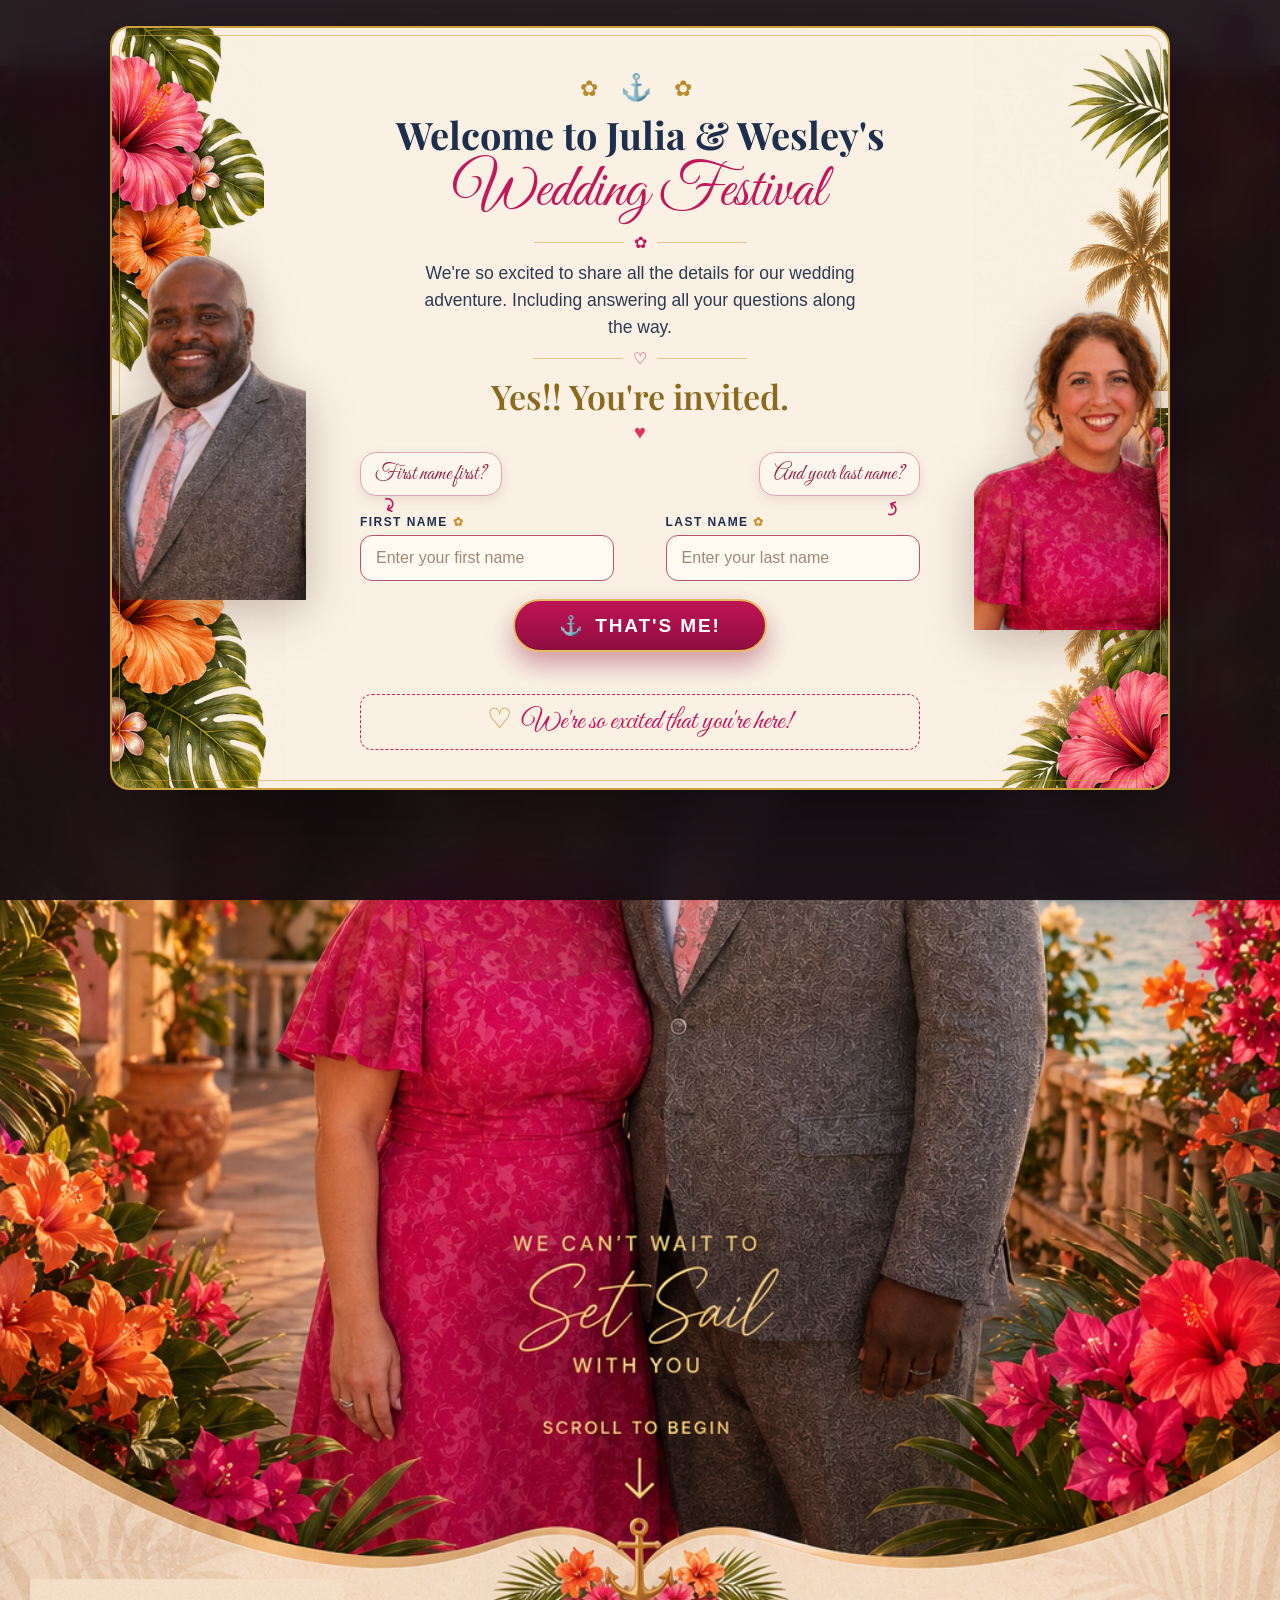
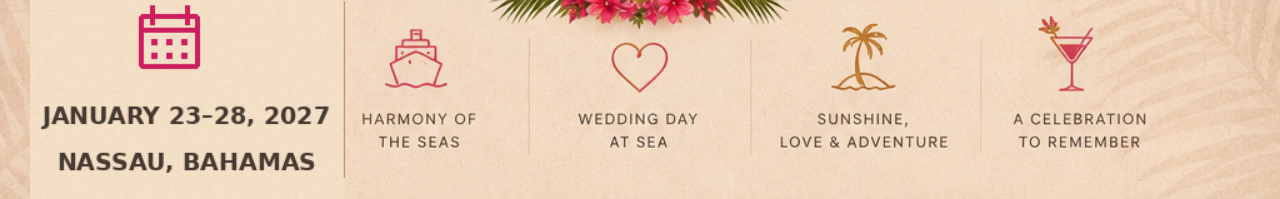
<file: index.html>
<!doctype html><html lang="en"><head><meta charset="utf-8"><meta name="viewport" content="width=device-width,initial-scale=1"><title>Julia & Wesley</title>
<link rel="preconnect" href="https://fonts.googleapis.com"><link rel="preconnect" href="https://fonts.gstatic.com" crossorigin>
<link href="https://fonts.googleapis.com/css2?family=Great+Vibes&family=Playfair+Display:ital,wght@0,600;0,700;1,600&display=swap" rel="stylesheet">
<link rel="stylesheet" href="css/site.css?v=53"></head><body>

<section class="gate3" id="welcome-gate" aria-labelledby="welcome-title">
  <div class="gate3-card">
    <img class="g3fl g3fl-tl" src="assets/florals/tl.png" alt="">
    <img class="g3fl g3fl-tr" src="assets/florals/tr.png" alt="">
    <img class="g3fl g3fl-bl" src="assets/florals/bl.png" alt="">
    <img class="g3fl g3fl-br" src="assets/florals/br.png" alt="">
    <div class="gate3-content">
      <div class="g3-ornament">✿ <span class="anch">⚓</span> ✿</div>
      <h1 id="welcome-title">Welcome to Julia &amp; Wesley's<span class="script">Wedding Festival</span></h1>
      <div class="g3-div">✿</div>
      <p class="g3-copy">We're so excited to share all the details for our wedding adventure. Including answering all your questions along the way.</p>
      <div class="g3-div">♡</div>
      <p class="g3-invited">Yes!! You're invited.</p>
      <div class="g3-heart">♥</div>
      <div class="g3-photos">
        <img class="g3-photo g3-wes" src="assets/portraits/wesley-cutout.png" alt="Wesley">
        <img class="g3-photo g3-jul" src="assets/portraits/julia-cutout.png" alt="Julia">
      </div>
      <form id="welcome-form" novalidate>
        <div class="g3-fields">
          <div class="g3-field">
            <div class="g3-bubble g3-bubble-l">First name first?</div>
            <label for="first-name">FIRST NAME <span class="fl">✿</span></label>
            <input id="first-name" name="firstName" autocomplete="given-name" placeholder="Enter your first name" required>
          </div>
          <div class="g3-field">
            <div class="g3-bubble g3-bubble-r">And your last name?</div>
            <label for="last-name">LAST NAME <span class="fl">✿</span></label>
            <input id="last-name" name="lastName" autocomplete="family-name" placeholder="Enter your last name" required>
          </div>
        </div>
        <button class="g3-btn" type="submit"><span class="anch" aria-hidden="true">⚓</span> THAT'S ME!</button>
      </form>
      <p class="welcome-error" id="welcome-error" aria-live="polite"></p>
      <div class="g3-footer"><span class="gh">♡</span>We're so excited that you're here!</div>
    </div>
  </div>
</section>

<nav class="site-nav" aria-label="Primary navigation">
  <a class="sn-logo" href="index.html?skip=1"><span class="word">HARRISONS</span><span class="script">Set Sail</span><span class="anch">⚓</span></a>
  <div class="sn-links"><a href="index.html?skip=1" aria-current="page">Home</a><a href="our-story.html">Our Story</a><a href="adventure.html">The Adventure</a><a href="explore.html">Explore</a><a href="travel.html">Travel</a><a href="faq.html">FAQ</a><a href="rsvp.html">RSVP</a></div>
  <a class="sn-badge" href="index.html?skip=1" aria-label="Home">⚓</a>
</nav>
<main class="page-shell landing-shell"><img class="approved-page" src="assets/approved/landing-page-v2.png" alt="Julia and Wesley wedding invitation landing page">
</main>

<script src="js/forms.js"></script>
<script>
(function () {
  try {
    var g = new URLSearchParams(location.search).get('g');
    if (g && typeof trackWeddingEvent === 'function')
      trackWeddingEvent({ type: 'open', Event: 'Invitation link opened' });
  } catch (_) {}
})();
</script>
<script>
(function () {
  var gate = document.getElementById('welcome-gate');
  var err = document.getElementById('welcome-error');
  function dismiss() { gate.hidden = true; document.body.style.overflow = ''; window.scrollTo(0, 0); }
  document.body.style.overflow = 'hidden';
  try { if (new URLSearchParams(location.search).has('skip')) { dismiss(); return; } } catch (_) {}
  /* v51: returning guests who already told us their name skip the gate */
  try { if ((localStorage.getItem('weddingGuestName') || '').trim()) { dismiss(); return; } } catch (_) {}
  document.getElementById('welcome-form').addEventListener('submit', function (e) {
    e.preventDefault();
    var f = document.getElementById('first-name').value.trim();
    var l = document.getElementById('last-name').value.trim();
    if (!f || !l) { err.textContent = 'Please enter both your first and last name.'; return; }
    try { localStorage.setItem('weddingGuestName', f + ' ' + l); } catch (_) {}
    if (typeof trackWeddingEvent === 'function')
      trackWeddingEvent({ type: 'open', Event: 'Signed in on welcome screen', Name: f + ' ' + l });
    dismiss();
  });
})();
</script>
<noscript><style>.gate3{display:none}</style></noscript>
</body></html>
</file>
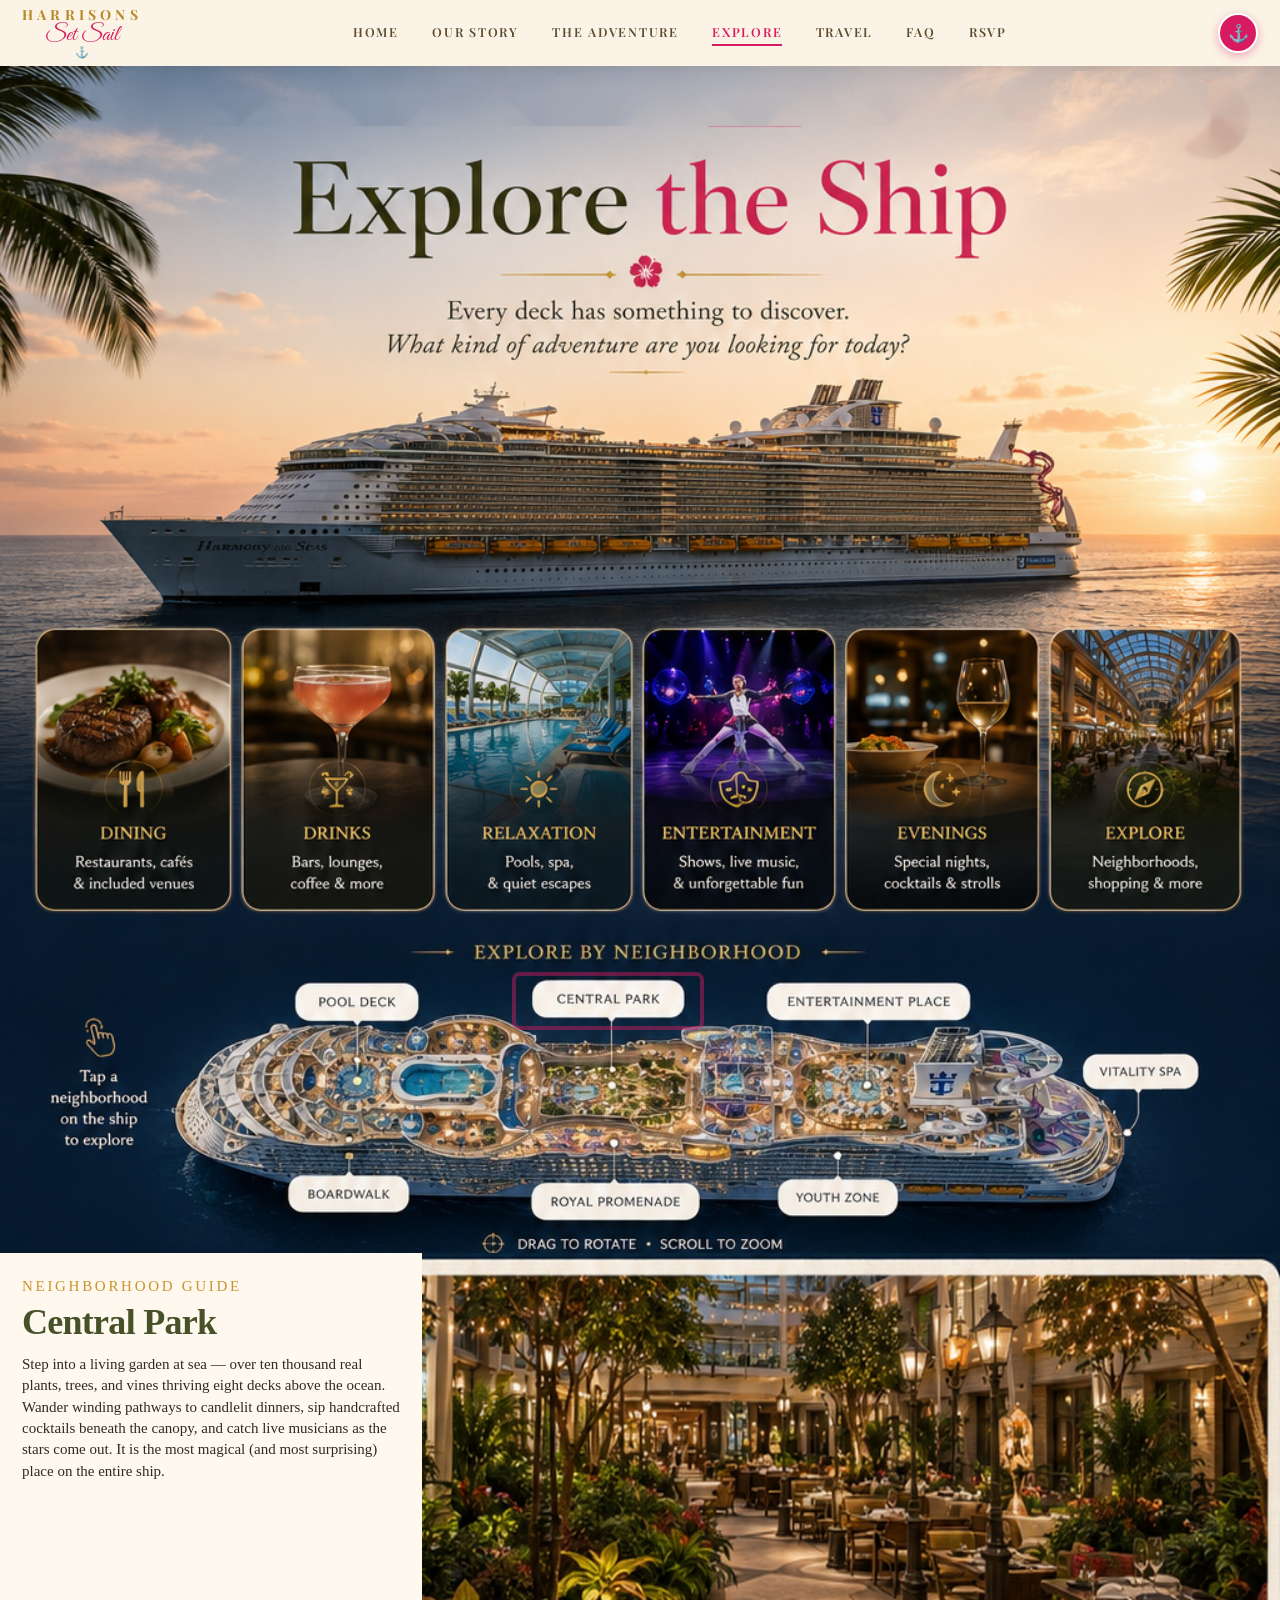
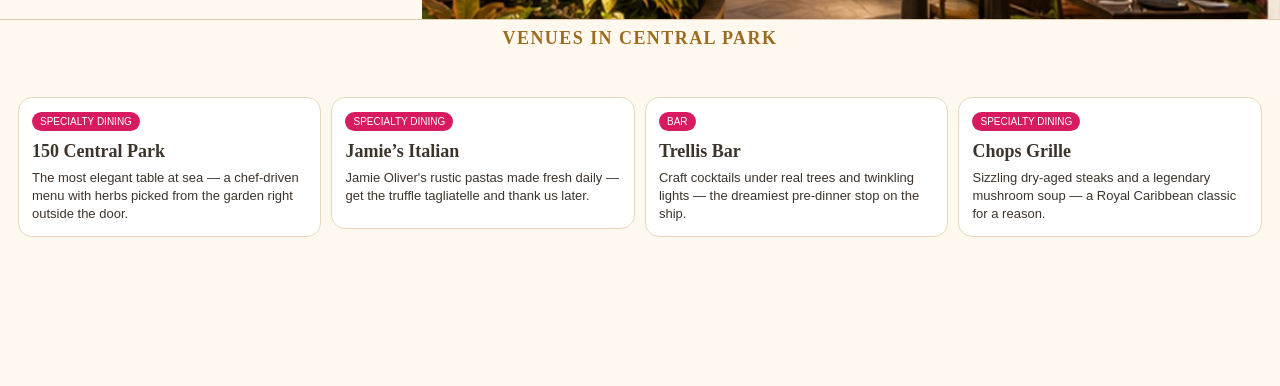
<file: explore.html>
<!doctype html><html lang="en"><head><meta charset="utf-8"><meta name="viewport" content="width=device-width,initial-scale=1"><title>Explore the Ship | Julia & Wesley</title><link rel="preconnect" href="https://fonts.googleapis.com"><link rel="preconnect" href="https://fonts.gstatic.com" crossorigin><link href="https://fonts.googleapis.com/css2?family=Great+Vibes&family=Playfair+Display:ital,wght@0,600;0,700;1,600&display=swap" rel="stylesheet"><link rel="stylesheet" href="css/site.css?v=53"></head><body>
<nav class="site-nav" aria-label="Primary navigation">
  <a class="sn-logo" href="index.html?skip=1"><span class="word">HARRISONS</span><span class="script">Set Sail</span><span class="anch">⚓</span></a>
  <div class="sn-links"><a href="index.html?skip=1">Home</a><a href="our-story.html">Our Story</a><a href="adventure.html">The Adventure</a><a href="explore.html" aria-current="page">Explore</a><a href="travel.html">Travel</a><a href="faq.html">FAQ</a><a href="rsvp.html">RSVP</a></div>
  <a class="sn-badge" href="index.html?skip=1" aria-label="Home">⚓</a>
</nav><main class="page-shell explore-shell"><div class="art-wrap"><img class="approved-page" src="assets/approved/explore-clean.png" alt="Explore the Ship approved design">


<a class="hotspot" aria-label="Dining on Harmony of the Seas (opens Royal Caribbean)" href="https://www.royalcaribbean.com/guides/best-restaurants-harmony-of-the-seas" target="_blank" rel="noopener" style="left:2.2%;top:29%;width:16%;height:15.4%"></a>
<a class="hotspot" aria-label="Drinks on Harmony of the Seas (opens Royal Caribbean)" href="https://www.royalcaribbean.com/cruise-ships/harmony-of-the-seas/things-to-do" target="_blank" rel="noopener" style="left:19.5%;top:29%;width:15%;height:15.4%"></a>
<a class="hotspot" aria-label="Relaxation and spa on Harmony of the Seas (opens Royal Caribbean)" href="https://www.royalcaribbean.com/cruise-ships/harmony-of-the-seas/things-to-do/vitality-at-sea-spa-and-fitness-center" target="_blank" rel="noopener" style="left:35.5%;top:29%;width:15%;height:15.4%"></a>
<a class="hotspot" aria-label="Entertainment on Harmony of the Seas (opens Royal Caribbean)" href="https://www.royalcaribbean.com/cruise-ships/harmony-of-the-seas/things-to-do" target="_blank" rel="noopener" style="left:51.5%;top:29%;width:15%;height:15.4%"></a>
<a class="hotspot" aria-label="Evenings on Harmony of the Seas (opens Royal Caribbean)" href="https://www.royalcaribbean.com/guides/top-things-to-do-on-harmony-of-the-seas" target="_blank" rel="noopener" style="left:67.5%;top:29%;width:15%;height:15.4%"></a>
<a class="hotspot" aria-label="Explore Harmony of the Seas (opens Royal Caribbean)" href="https://www.royalcaribbean.com/cruise-ships/harmony-of-the-seas" target="_blank" rel="noopener" style="left:83.5%;top:29%;width:14.8%;height:15.4%"></a>
<div class="ship-interactive" id="ship-interactive" aria-label="Drag the aerial ship view to rotate and use the mouse wheel to zoom"><img src="assets/approved/ship-map-crop.jpg" alt="Aerial deck map of Harmony of the Seas"></div>
<button class="hotspot neighborhood" data-neighborhood="pool" style="left:23%;top:47.2%;width:13%;height:3%" aria-label="Show Pool Deck"></button><button class="hotspot neighborhood" data-neighborhood="central" style="left:40%;top:47.2%;width:15%;height:3%" aria-label="Show Central Park"></button><button class="hotspot neighborhood" data-neighborhood="entertainment" style="left:58%;top:47.2%;width:19%;height:3%" aria-label="Show Entertainment Place"></button><button class="hotspot neighborhood" data-neighborhood="spa" style="left:83%;top:51%;width:13%;height:3%" aria-label="Show Vitality Spa"></button><button class="hotspot neighborhood" data-neighborhood="boardwalk" style="left:20%;top:56.9%;width:14%;height:3%" aria-label="Show Boardwalk"></button><button class="hotspot neighborhood" data-neighborhood="promenade" style="left:39%;top:57%;width:18%;height:3%" aria-label="Show Royal Promenade"></button><button class="hotspot neighborhood" data-neighborhood="youth" style="left:61%;top:57%;width:13%;height:3%" aria-label="Show Youth Zone"></button>
</div><section class="neighborhood-panel" id="neighborhood-panel" aria-live="polite"><div class="neighborhood-copy"><p class="eyebrow">Neighborhood guide</p><h2 id="n-title">Central Park</h2><p id="n-copy">A lush, open-air neighborhood in the heart of the ship. Stroll through gardens, enjoy al fresco dining, live music, and handcrafted cocktails.</p></div><img id="n-image" src="assets/neighborhoods/central-park.jpg" alt="Central Park on Harmony of the Seas"><div class="venue-heading" id="venue-heading">Venues in Central Park</div><div class="venue-cards" id="venue-cards"></div></section>
</main><script src="js/explore.js"></script></body></html>
</file>
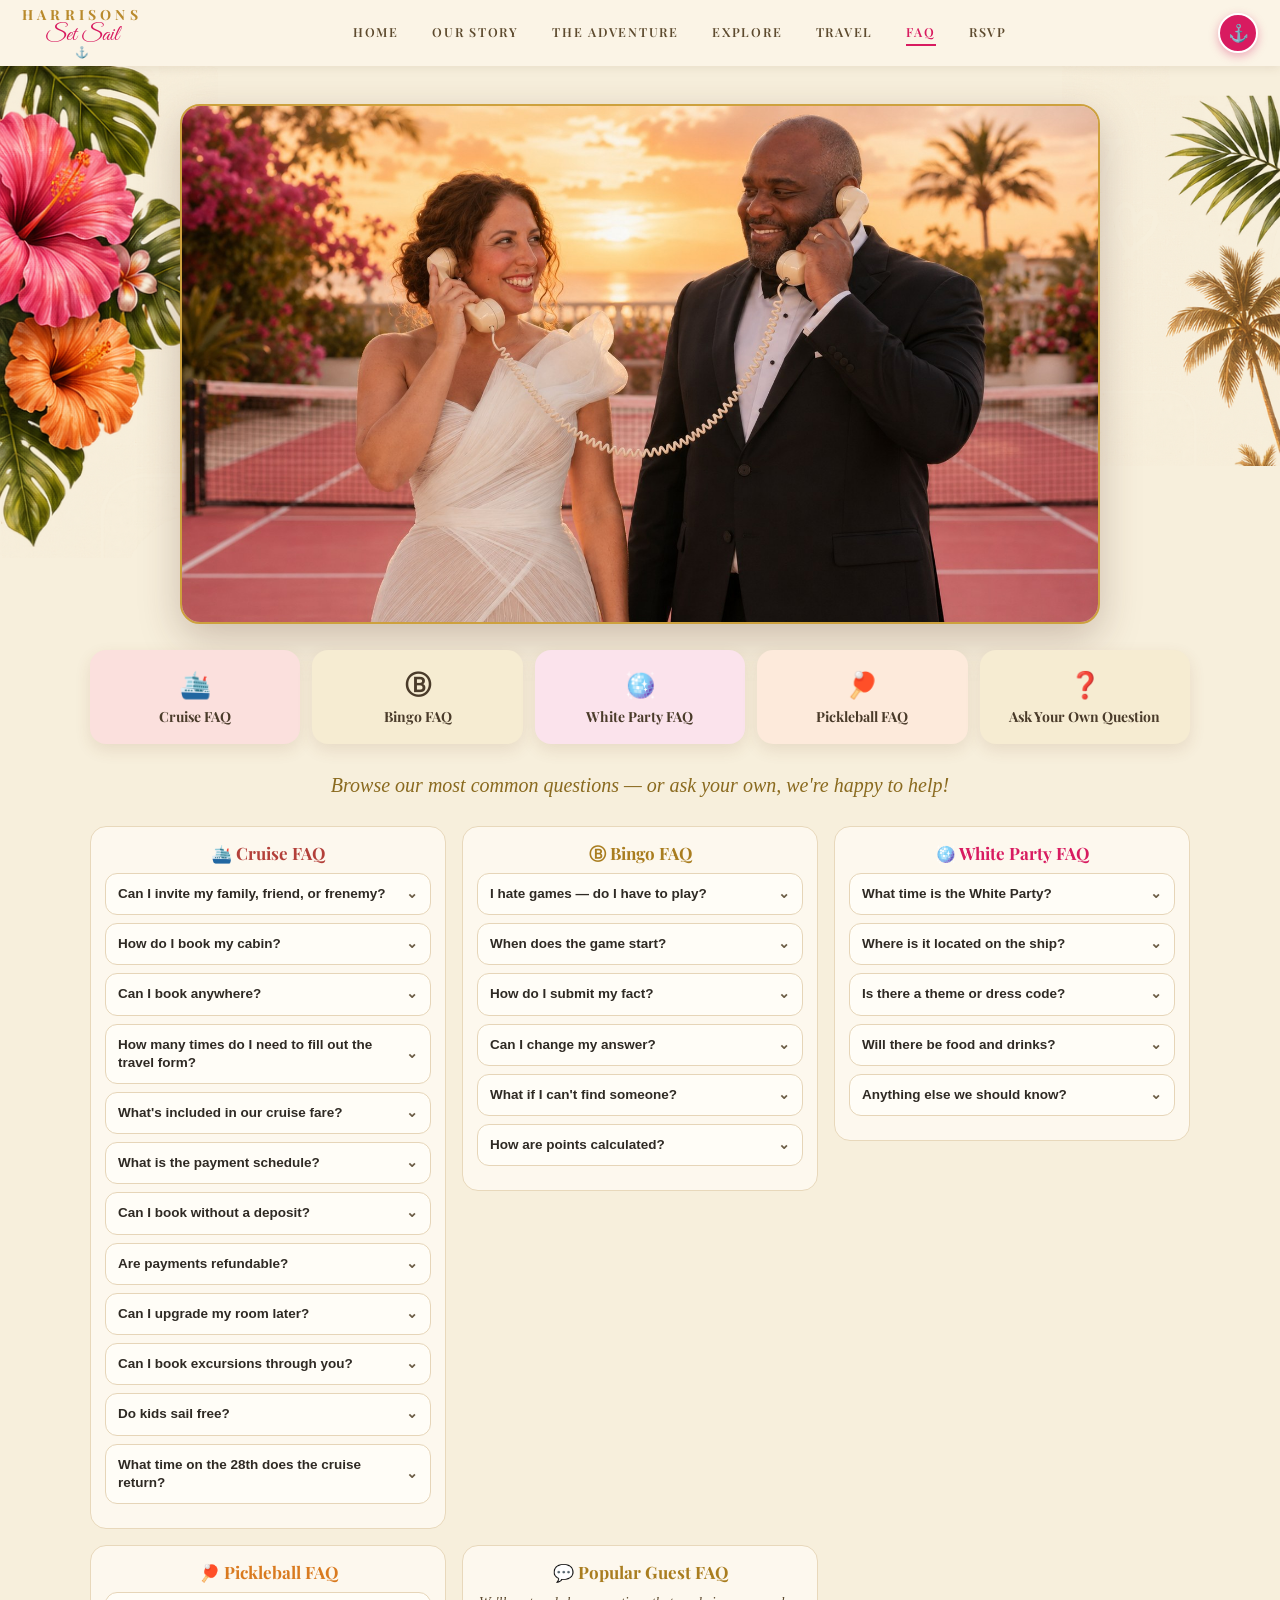
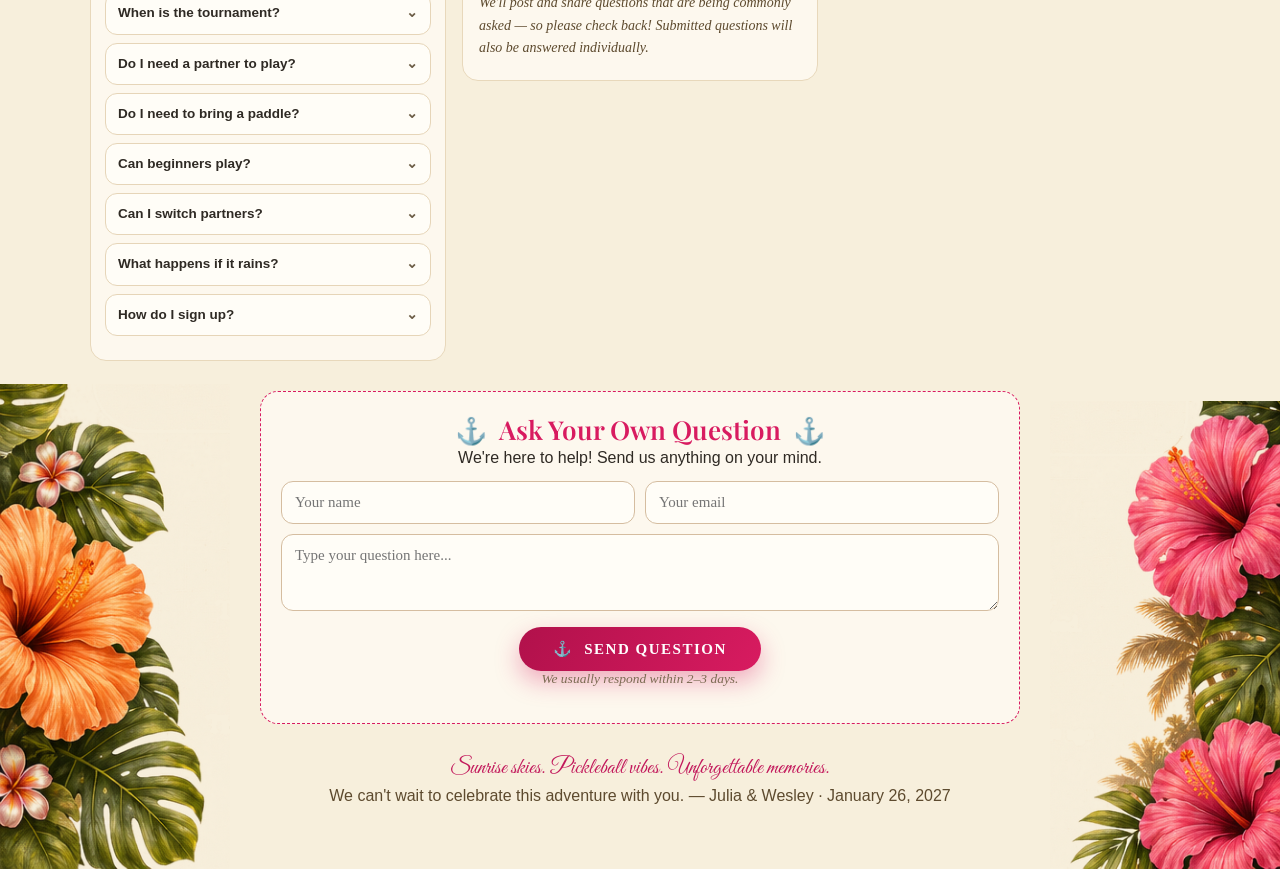
<file: faq.html>
<!doctype html><html lang="en"><head><meta charset="utf-8"><meta name="viewport" content="width=device-width,initial-scale=1"><title>FAQ | Julia & Wesley</title>
<link rel="preconnect" href="https://fonts.googleapis.com"><link rel="preconnect" href="https://fonts.gstatic.com" crossorigin><link href="https://fonts.googleapis.com/css2?family=Great+Vibes&family=Playfair+Display:ital,wght@0,600;0,700;1,600&display=swap" rel="stylesheet"><link rel="stylesheet" href="css/site.css?v=53">
</head><body class="faq-body">
<nav class="site-nav" aria-label="Primary navigation">
  <a class="sn-logo" href="index.html?skip=1"><span class="word">HARRISONS</span><span class="script">Set Sail</span><span class="anch">⚓</span></a>
  <div class="sn-links"><a href="index.html?skip=1">Home</a><a href="our-story.html">Our Story</a><a href="adventure.html">The Adventure</a><a href="explore.html">Explore</a><a href="travel.html">Travel</a><a href="faq.html" aria-current="page">FAQ</a><a href="rsvp.html">RSVP</a></div>
  <a class="sn-badge" href="index.html?skip=1" aria-label="Home">⚓</a>
</nav>
<main class="faq-wrap corner-florals">
  <img class="fl-tl" src="assets/florals/tl.png" alt=""><img class="fl-tr" src="assets/florals/tr.png" alt="">
  <img class="fl-bl" src="assets/florals/bl.png" alt=""><img class="fl-br" src="assets/florals/br.png" alt="">
  <div class="faq-hero"><img src="assets/faq-hero.jpg" width="1672" height="941" loading="eager" alt="Julia and Wesley on matching phones at sunset"></div>

  <div class="faq-cats">
    <a href="#cr" class="fc fc-rose">🛳️<span>Cruise FAQ</span></a>
    <a href="#bg" class="fc fc-gold">Ⓑ<span>Bingo FAQ</span></a>
    <a href="#wp" class="fc fc-pink">🪩<span>White Party FAQ</span></a>
    <a href="#pb" class="fc fc-orange">🏓<span>Pickleball FAQ</span></a>
    <a href="#ask" class="fc fc-gold">❓<span>Ask Your Own Question</span></a>
  </div>

  <p class="faq-browse">Browse our most common questions — or ask your own, we're happy to help!</p>

  <div class="faq-cols">
    <section id="cr">
      <h2 class="fq-h fq-rose">🛳️ Cruise FAQ</h2>
      <details><summary>Can I invite my family, friend, or frenemy?</summary><p>Absolutely! We'd love for your people to take advantage of the negotiated cruise rate too. Invite your mom to help with the kids, tell someone you have been dying to take a vacation with, or convince your favorite friend (or frenemy) that they suddenly need a Caribbean vacation.</p><p>A note that because our wedding events have limited capacity, though, only guests specifically invited to the wedding will be able to attend wedding-related events.</p></details>
      <details><summary>How do I book my cabin?</summary><p>Use the Booking Link on the <a href="travel.html">Travel page</a> — cabins are reserved through our travel advisor, Aligned Journeys, who will walk you through everything.</p></details>
      <details><summary>Can I book anywhere?</summary><p>For wedding groups Royal Caribbean requires that the guests centrally book through an advisor so that all wedding related activities and events can be organized and tracked. They are allocating specific staff to support the events and they need to keep track of who will be attending in order to ensure everything runs smoothly. Booking must be done through Aligned Journeys. <a href="https://traveljoy.com/groups/fZwMzTkTPmdoWKw54tSKNtTj/forms/KKB5jSy3FzpCEEwKWbNCQMYv" target="_blank" rel="noopener">Book with Aligned Journeys ↗</a></p></details>
      <details><summary>How many times do I need to fill out the travel form?</summary><p>One travel form individually completed in full for each traveler that will be in your room.</p></details>
      <details><summary>What's included in our cruise fare?</summary><p>Accommodations, meals, entertainment, pools and whirlpools, Broadway, ice skating, and AquaTheater shows, kids and teens programs, and the fitness center. Not included: specialty dining, spa services, alcohol, shore excursions, and internet.</p></details>
      <details><summary>What is the payment schedule?</summary><p>A $250 per-person deposit secures your cabin, and final payment is due 10/12/2026.</p></details>
      <details><summary>Can I book without a deposit?</summary><p>A deposit is required to secure your cabin — but watch for Royal Caribbean's reduced-deposit promotions; our advisor will apply any that are running.</p></details>
      <details><summary>Are payments refundable?</summary><p>Payment and cancellation terms follow the cruise line and Aligned Journeys booking agreement — exact terms are shown during booking and may vary by fare type.</p></details>
      <details><summary>Can I upgrade my room later?</summary><p>Upgrades depend on availability and current pricing — contact Aligned Journeys and they'll find you options.</p></details>
      <details><summary>Can I book excursions through you?</summary><p>Excursions are purchased through Royal Caribbean once your reservation is connected to your cruise account.</p></details>
      <details><summary>Do kids sail free?</summary><p>Kids Sail Free and other promotions may apply depending on dates and eligibility — your advisor will apply the best eligible offer.</p></details>
      <details><summary>What time on the 28th does the cruise return?</summary><p>The ship is planned to dock at 6 AM, and disembarking for all passengers normally takes a few hours.</p></details>
    </section>
    <section id="bg">
      <h2 class="fq-h fq-gold2">Ⓑ Bingo FAQ</h2>
      <details><summary>I hate games — do I have to play?</summary><p><strong>Wesley:</strong> No, of course not. Who wants to share personal information with people?</p><p><strong>Julia:</strong> Absolutely everyone plays.</p><p>So pick whoever's answer resonates with you most to follow. 😄</p></details>
      <details><summary>When does the game start?</summary><p>The game goes live once we set sail! Play anytime during the cruise — matches update in real time on the leaderboard.</p></details>
      <details><summary>How do I submit my fact?</summary><p>Your fun fact IS your entry — share it in the "Your Bingo Clue" box when you RSVP. One surprising or funny fact about yourself is all it takes.</p></details>
      <details><summary>Can I change my answer?</summary><p>Yes — you can change a guess any time before it's checked. Wrong guesses are part of the fun, so keep meeting people and keep playing!</p></details>
      <details><summary>What if I can't find someone?</summary><p>Ask around! Every fact is a conversation starter. Introduce yourself, ask questions, and don't give your own fact away too easily — that's the whole game.</p></details>
      <details><summary>How are points calculated?</summary><p>Every correct match earns points, and the more you match, the higher you climb the leaderboard. 100% virtual, no paper — and bragging rights are everything.</p></details>
    </section>
    <section id="wp">
      <h2 class="fq-h fq-pink">🪩 White Party FAQ</h2>
      <details><summary>What time is the White Party?</summary><p>7:00 PM on sail-away night — Saturday, January 23. Board, settle in, and come celebrate!</p></details>
      <details><summary>Where is it located on the ship?</summary><p>On board Harmony of the Seas — the exact venue will be shared closer to sailing and in the daily cruise planner.</p></details>
      <details><summary>Is there a theme or dress code?</summary><p>Yes — wear white! Crisp, breezy, all-white everything. Linen, lace, sparkle... as long as it's white, you're perfect.</p></details>
      <details><summary>Will there be food and drinks?</summary><p>Absolutely. Dinner is included on the ship that evening, and a welcome drink will be provided.</p></details>
      <details><summary>Anything else we should know?</summary><p>Comfortable shoes! It's night one of five — pace yourselves, champions.</p></details>
    </section>
    <section id="pb">
      <h2 class="fq-h fq-orange">🏓 Pickleball FAQ</h2>
      <details><summary>When is the tournament?</summary><p>First round is Sunday, January 24 at 8:00 PM. Championship night is Tuesday, January 26 at 8:00 PM — only the winners move on!</p></details>
      <details><summary>Do I need a partner to play?</summary><p>Nope — register with just your name on the Pickleball page and we'll pair you up. You'll leave the court with new friends, guaranteed.</p></details>
      <details><summary>Do I need to bring a paddle?</summary><p>Paddles and balls are provided on the court, but you're welcome to bring your own special paddle.</p></details>
      <details><summary>Can beginners play?</summary><p>Absolutely. This is a just-for-fun tournament — first-timers are more than welcome, and we'll go over the basics before the first round.</p></details>
      <details><summary>Can I switch partners?</summary><p>Teams lock in when the bracket is announced on tournament night, but you can switch any time before then — just let Julia and Wes know.</p></details>
      <details><summary>What happens if it rains?</summary><p>We play on! If weather closes the court, matches move to later in the cruise — the bracket travels with us.</p></details>
      <details><summary>How do I sign up?</summary><p>On the <a href="pickleball.html">Pickleball page</a> — fill in the Register as a Team form (one name is enough).</p></details>
    </section>
    <section id="pg">
      <h2 class="fq-h fq-gold2">💬 Popular Guest FAQ</h2>
      <p class="pg-note">We'll post and share questions that are being commonly asked — so please check back! Submitted questions will also be answered individually.</p>
    </section>
  </div>

  <section class="faq-ask" id="ask">
    <h2>⚓ &nbsp;Ask Your Own Question&nbsp; ⚓</h2>
    <p>We're here to help! Send us anything on your mind.</p>
    <form id="faq-form">
      <div class="fa-row">
        <input name="qname" placeholder="Your name" required>
        <input name="qemail" type="email" placeholder="Your email">
      </div>
      <textarea name="qtext" rows="3" placeholder="Type your question here..." required></textarea>
      <button type="submit">⚓ &nbsp;Send Question</button>
      <p class="fa-status" id="fa-status" aria-live="polite">We usually respond within 2–3 days.</p>
    </form>
  </section>
  <p class="faq-foot"><span class="fscript">Sunrise skies. Pickleball vibes. Unforgettable memories.</span><br>We can't wait to celebrate this adventure with you. — Julia &amp; Wesley · January 26, 2027</p>
</main>
<script src="js/forms.js"></script>
<script>
document.getElementById('faq-form').addEventListener('submit', async function(e){
  e.preventDefault();
  var f = e.target, s = document.getElementById('fa-status');
  s.textContent = 'Sending…';
  try {
    var how = await sendWeddingForm('Guest question', {
      'Name': f.qname.value.trim(), 'Email': f.qemail.value.trim(), 'Question': f.qtext.value.trim()
    }, 'question');
    s.textContent = how === 'sent' ? "Got it! We'll get back to you within 2–3 days. 💛" : 'Almost there — hit send in the email that just opened.';
    if (how === 'sent') f.reset();
  } catch(_) { s.textContent = "Hmm, that didn't go through. Please try again."; }
});
</script>
</body></html>
</file>
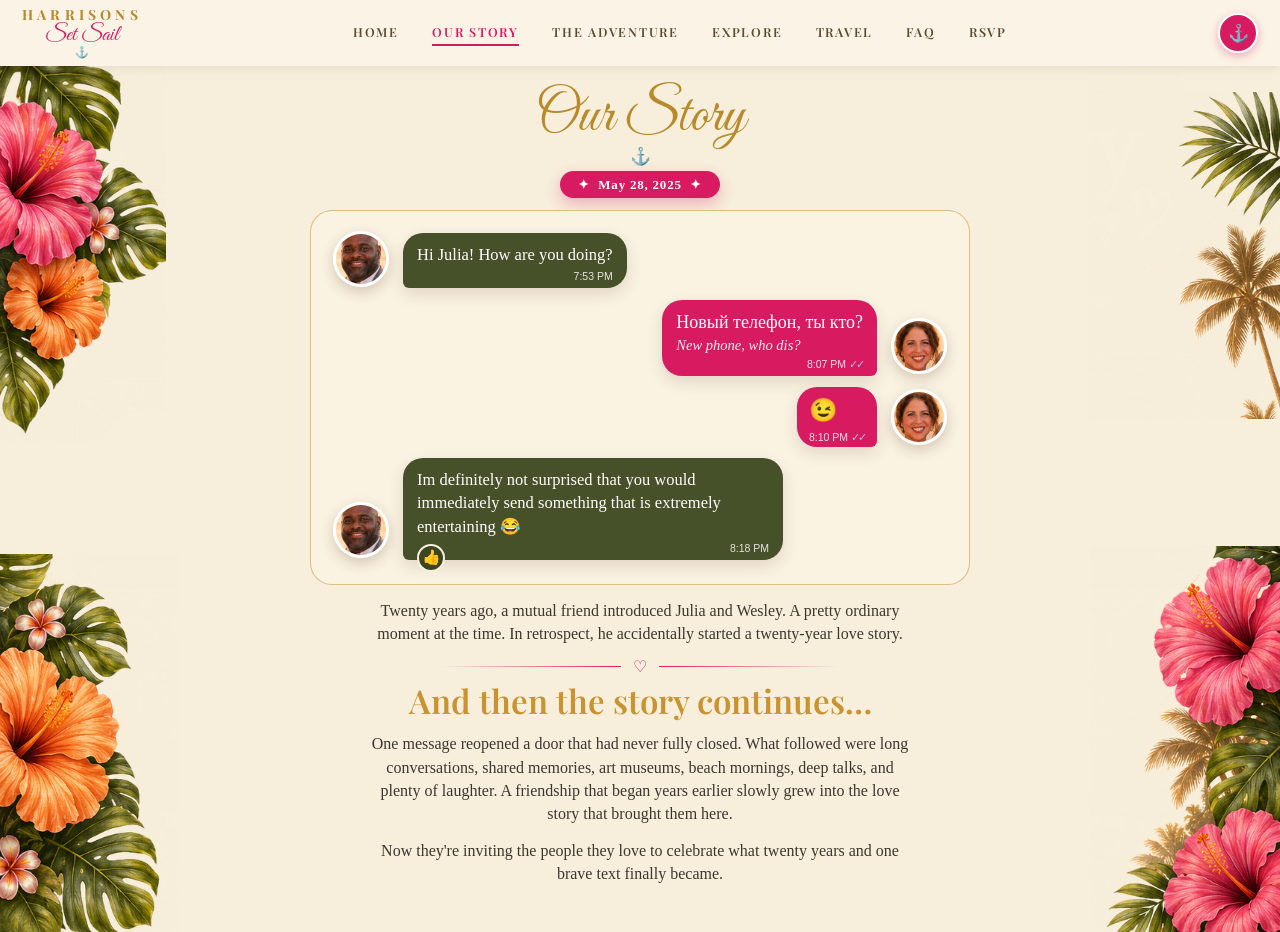
<file: our-story.html>
<!doctype html><html lang="en"><head><meta charset="utf-8"><meta name="viewport" content="width=device-width,initial-scale=1"><title>Our Story | Julia & Wesley</title><link rel="preconnect" href="https://fonts.googleapis.com"><link rel="preconnect" href="https://fonts.gstatic.com" crossorigin><link href="https://fonts.googleapis.com/css2?family=Great+Vibes&family=Playfair+Display:ital,wght@0,600;0,700;1,600&display=swap" rel="stylesheet"><link rel="stylesheet" href="css/site.css?v=53"></head><body>
<nav class="site-nav" aria-label="Primary navigation">
  <a class="sn-logo" href="index.html?skip=1"><span class="word">HARRISONS</span><span class="script">Set Sail</span><span class="anch">⚓</span></a>
  <div class="sn-links"><a href="index.html?skip=1">Home</a><a href="our-story.html" aria-current="page">Our Story</a><a href="adventure.html">The Adventure</a><a href="explore.html">Explore</a><a href="travel.html">Travel</a><a href="faq.html">FAQ</a><a href="rsvp.html">RSVP</a></div>
  <a class="sn-badge" href="index.html?skip=1" aria-label="Home">⚓</a>
</nav>
<main class="story-page corner-florals">
  <img class="fl-tl" src="assets/florals/tl.png" alt="">
  <img class="fl-tr" src="assets/florals/tr.png" alt="">
  <img class="fl-bl" src="assets/florals/bl.png" alt="">
  <img class="fl-br" src="assets/florals/br.png" alt="">
  <div class="story-inner">
    <h1>Our Story</h1>
    <div class="story-anchor" aria-hidden="true">⚓</div>
    <div><span class="story-date">✦ &nbsp;May 28, 2025&nbsp; ✦</span></div>

    <div class="chat-card" aria-label="The text messages that started it all">
      <div class="chat-row from-wesley">
        <img class="chat-avatar" src="assets/portraits/wesley.png" alt="Wesley">
        <div class="chat-bubble">Hi Julia! How are you doing?<span class="stamp">7:53 PM</span></div>
      </div>
      <div class="chat-row from-julia">
        <img class="chat-avatar" src="assets/portraits/julia.png" alt="Julia">
        <div class="chat-bubble"><span class="ru">Новый телефон, ты кто?</span><span class="translation">New phone, who dis?</span><span class="stamp">8:07 PM <span class="ticks">✓✓</span></span></div>
      </div>
      <div class="chat-row from-julia">
        <img class="chat-avatar" src="assets/portraits/julia.png" alt="Julia">
        <div class="chat-bubble emoji-only">😉<span class="stamp">8:10 PM <span class="ticks">✓✓</span></span></div>
      </div>
      <div class="chat-row from-wesley">
        <img class="chat-avatar" src="assets/portraits/wesley.png" alt="Wesley">
        <div class="chat-bubble">Im definitely not surprised that you would immediately send something that is extremely entertaining 😂<span class="stamp">8:18 PM</span><span class="chat-react" aria-hidden="true">👍</span></div>
      </div>
    </div>

    <p class="story-copy">Twenty years ago, a mutual friend introduced Julia and Wesley. A pretty ordinary moment at the time. In retrospect, he accidentally started a twenty-year love story.</p>

    <div class="story-heart-divider" aria-hidden="true">♡</div>
    <h2>And then the story continues&hellip;</h2>
    <p class="story-copy">One message reopened a door that had never fully closed. What followed were long conversations, shared memories, art museums, beach mornings, deep talks, and plenty of laughter. A friendship that began years earlier slowly grew into the love story that brought them here.</p>
    <p class="story-copy">Now they're inviting the people they love to celebrate what twenty years and one brave text finally became.</p>
  </div>
</main></body></html>
</file>
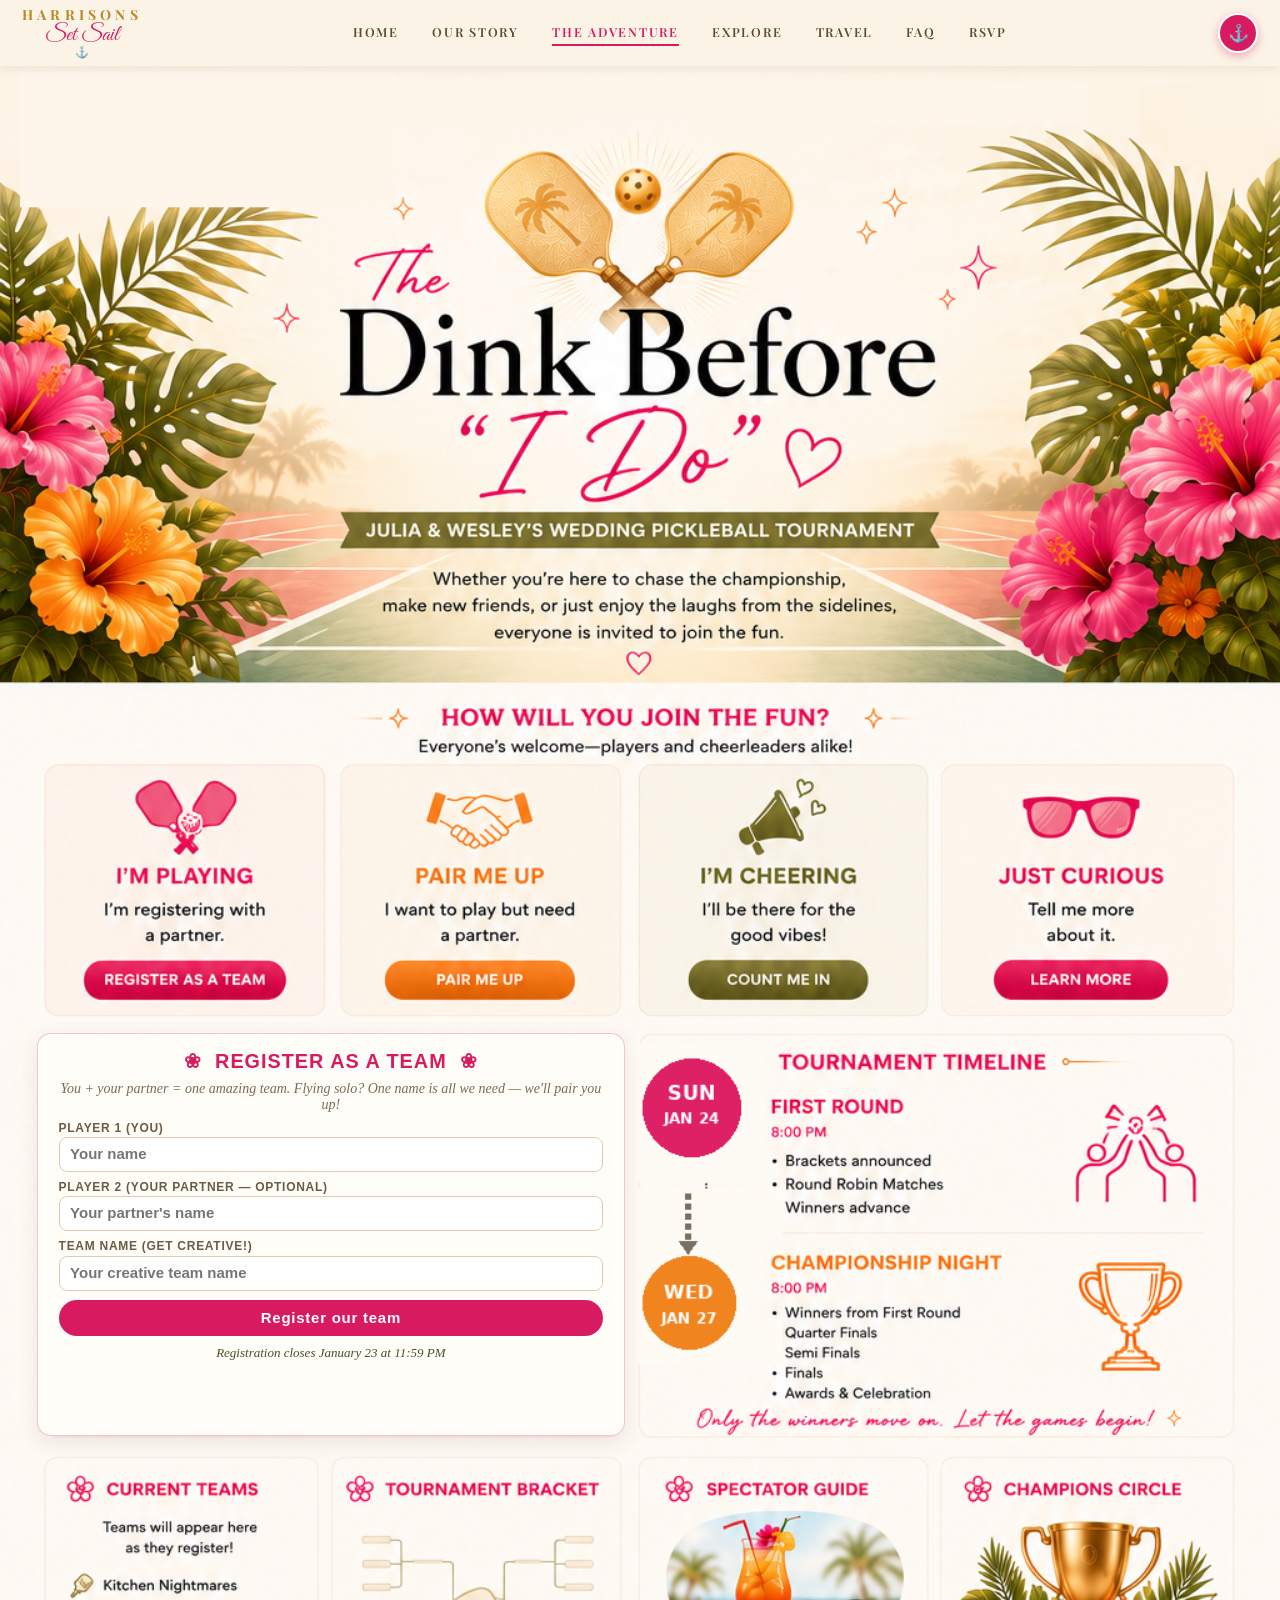
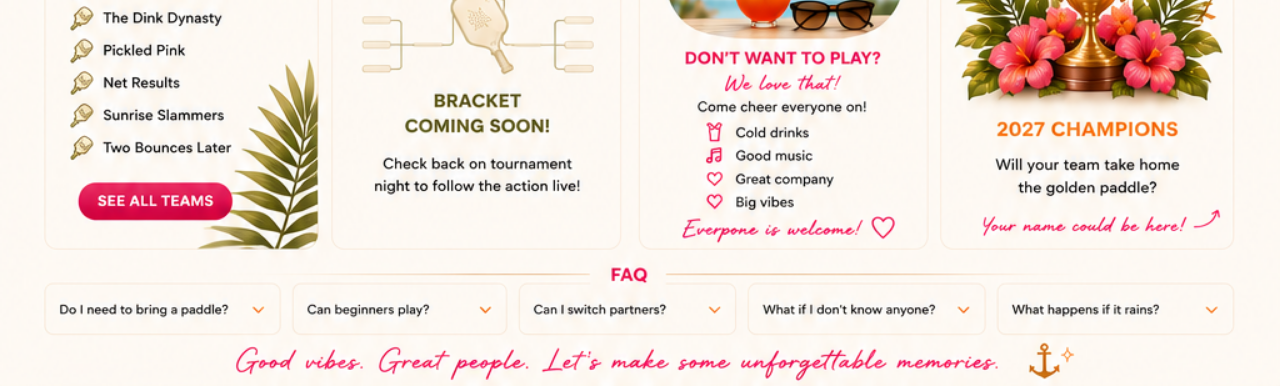
<file: pickleball.html>
<!doctype html><html lang="en"><head><meta charset="utf-8"><meta name="viewport" content="width=device-width,initial-scale=1"><title>The Dink Before I Do | Julia & Wesley</title><link rel="preconnect" href="https://fonts.googleapis.com"><link rel="preconnect" href="https://fonts.gstatic.com" crossorigin><link href="https://fonts.googleapis.com/css2?family=Great+Vibes&family=Playfair+Display:ital,wght@0,600;0,700;1,600&display=swap" rel="stylesheet"><link rel="stylesheet" href="css/site.css?v=53"></head><body>
<nav class="site-nav" aria-label="Primary navigation">
  <a class="sn-logo" href="index.html?skip=1"><span class="word">HARRISONS</span><span class="script">Set Sail</span><span class="anch">⚓</span></a>
  <div class="sn-links"><a href="index.html?skip=1">Home</a><a href="our-story.html">Our Story</a><a href="adventure.html" aria-current="page">The Adventure</a><a href="explore.html">Explore</a><a href="travel.html">Travel</a><a href="faq.html">FAQ</a><a href="rsvp.html">RSVP</a></div>
  <a class="sn-badge" href="index.html?skip=1" aria-label="Home">⚓</a>
</nav><main class="page-shell"><img class="approved-page" src="assets/approved/pickleball-v2.png" alt="The Dink Before I Do — wedding pickleball tournament">


<button class="hotspot" id="pb-team-up" aria-label="Register as a team — jump to the form" style="left:5%;top:46.8%;width:15%;height:2.6%"></button>
<button class="hotspot" id="pb-pair-up" aria-label="Pair me up — register with just your name" style="left:30%;top:46.8%;width:13%;height:2.6%"></button>
<a class="hotspot" aria-label="Just curious? Watch a pickleball tutorial on YouTube" href="https://youtu.be/fTvPYdKZqO0?si=CZZro6H78BSyn3Du" target="_blank" rel="noopener" style="left:80.5%;top:46.8%;width:16%;height:2.6%"></a>

<form class="pb-form" id="pb-register-form" novalidate>
  <h2>❀ &nbsp;REGISTER AS A TEAM&nbsp; ❀</h2>
  <p class="pb-sub">You + your partner = one amazing team. Flying solo? One name is all we need — we'll pair you up!</p>
  <label>Player 1 (you)<input name="player1" placeholder="Your name" required></label>
  <label id="pb-p2-label">Player 2 (your partner — optional)<input name="player2" placeholder="Your partner's name"></label>
  <label>Team name (get creative!)<input name="teamName" placeholder="Your creative team name"></label>
  <button type="submit">Register our team</button>
  <p class="pb-status" id="pb-status" aria-live="polite">Registration closes January 23 at 11:59 PM</p>
</form>

<a class="hotspot" aria-label="Pickleball FAQs — see the FAQ page" href="faq.html" style="left:2%;top:94.3%;width:96%;height:2.3%"></a>
</main>
<script src="js/forms.js"></script>
<script src="js/pickleball.js"></script>
</body></html>
</file>
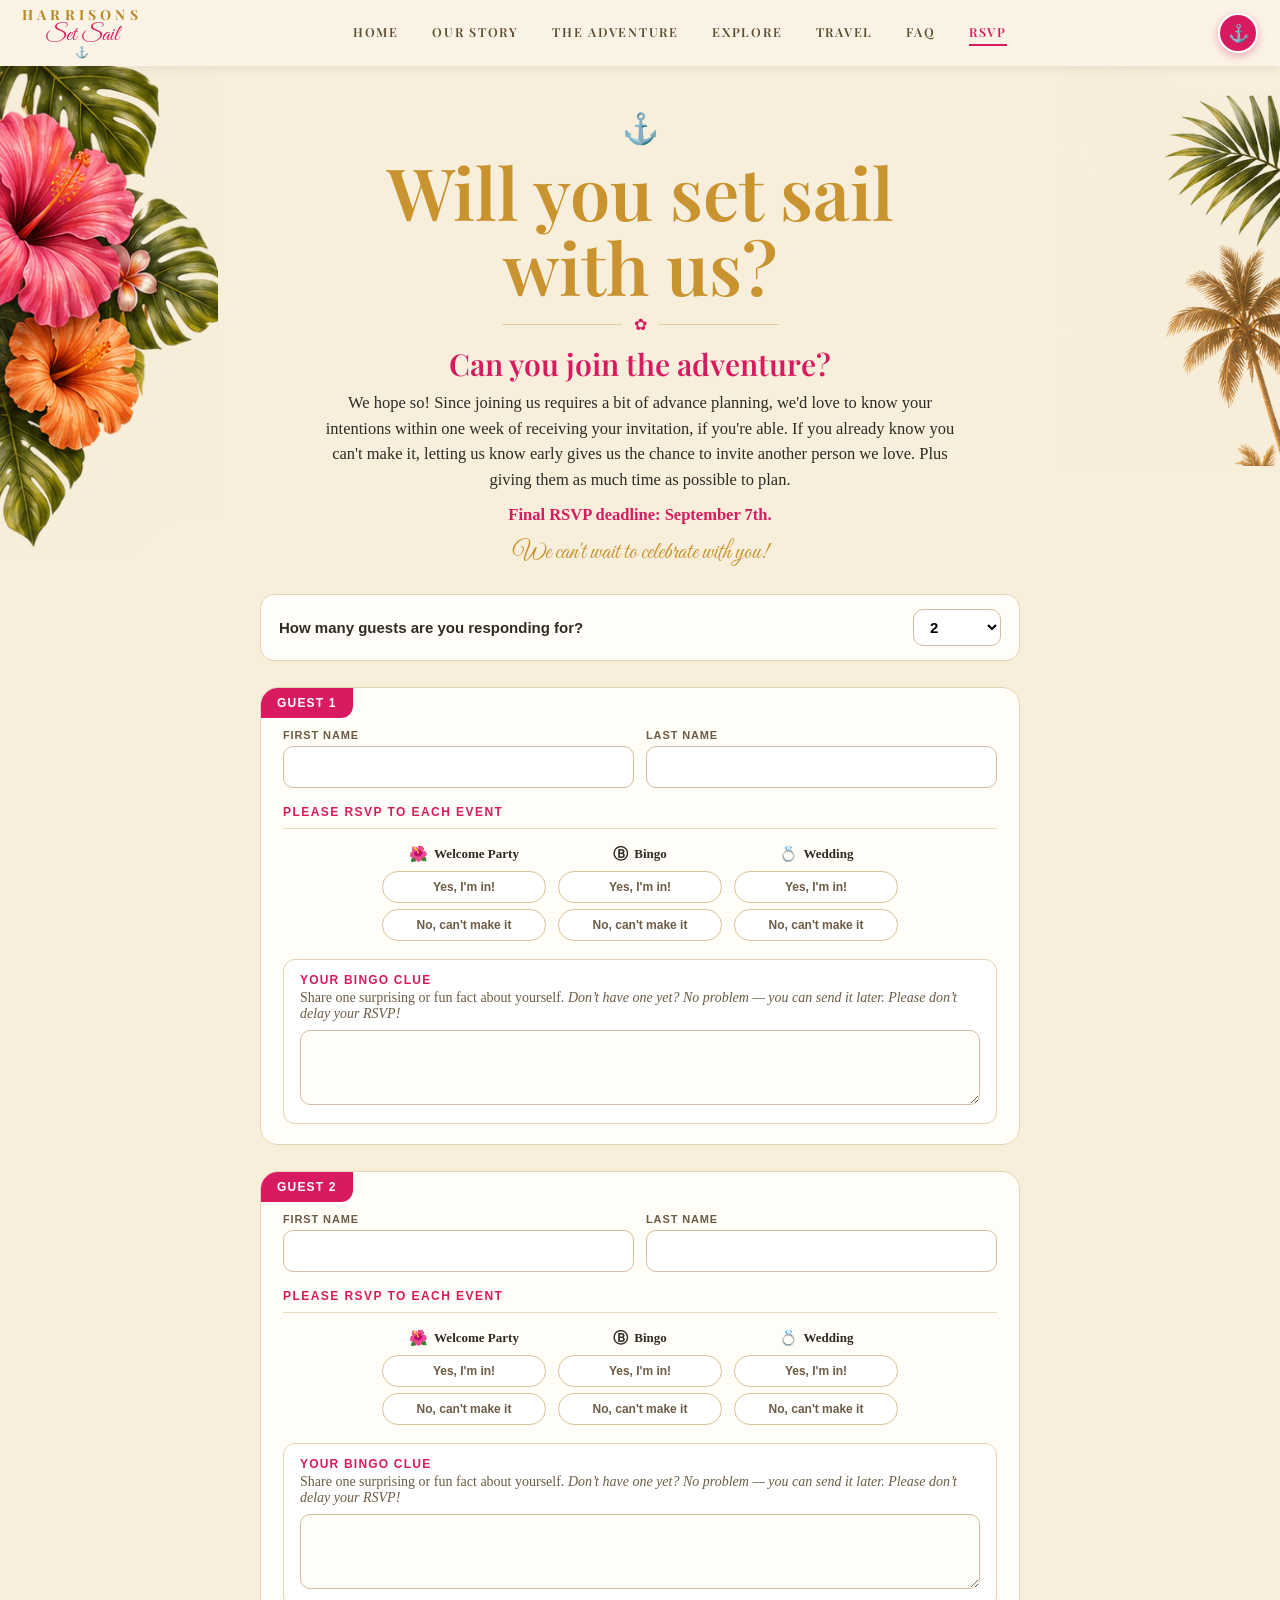
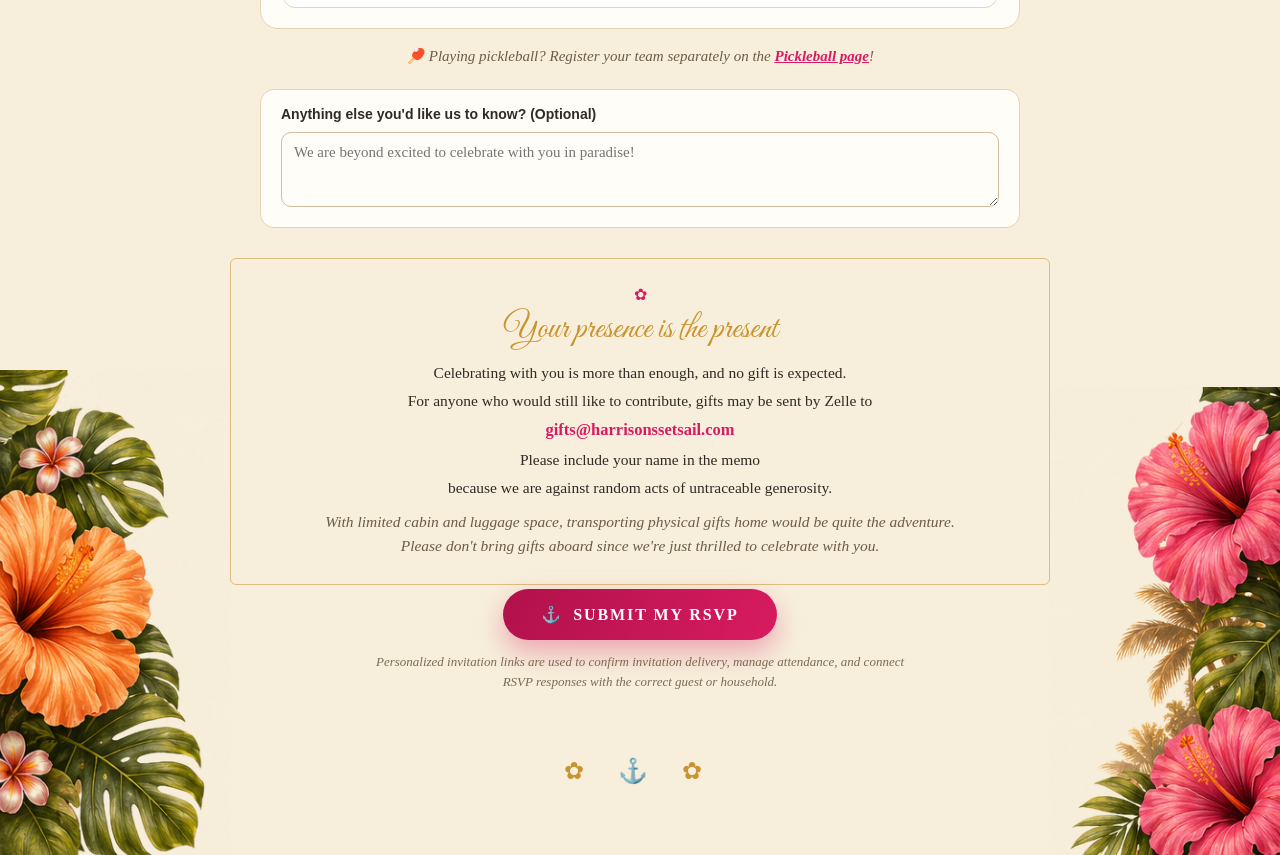
<file: rsvp.html>
<!doctype html><html lang="en"><head><meta charset="utf-8"><meta name="viewport" content="width=device-width,initial-scale=1"><title>RSVP | Julia & Wesley</title><link rel="preconnect" href="https://fonts.googleapis.com"><link rel="preconnect" href="https://fonts.gstatic.com" crossorigin><link href="https://fonts.googleapis.com/css2?family=Great+Vibes&family=Playfair+Display:ital,wght@0,600;0,700;1,600&display=swap" rel="stylesheet"><link rel="stylesheet" href="css/site.css?v=53"></head>
<body class="rsvp2-body">
<nav class="site-nav" aria-label="Primary navigation">
  <a class="sn-logo" href="index.html?skip=1"><span class="word">HARRISONS</span><span class="script">Set Sail</span><span class="anch">⚓</span></a>
  <div class="sn-links"><a href="index.html?skip=1">Home</a><a href="our-story.html">Our Story</a><a href="adventure.html">The Adventure</a><a href="explore.html">Explore</a><a href="travel.html">Travel</a><a href="faq.html">FAQ</a><a href="rsvp.html" aria-current="page">RSVP</a></div>
  <a class="sn-badge" href="index.html?skip=1" aria-label="Home">⚓</a>
</nav>
<main class="rsvp2-shell corner-florals">
  <img class="fl-tl" src="assets/florals/tl.png" alt="">
  <img class="fl-tr" src="assets/florals/tr.png" alt="">
  <img class="fl-bl" src="assets/florals/bl.png" alt="">
  <img class="fl-br" src="assets/florals/br.png" alt="">

  <header class="rsvp2-head">
    <div class="rsvp-anchor" aria-hidden="true">⚓</div>
    <h1>Will you set sail with us?</h1>
    <div class="rsvp2-divider"><span>✿</span></div>
    <h2 class="rsvp2-join">Can you join the adventure?</h2>
    <p class="rsvp2-deadline">We hope so! Since joining us requires a bit of advance planning, we'd love to know your intentions within one week of receiving your invitation, if you're able. If you already know you can't make it, letting us know early gives us the chance to invite another person we love. Plus giving them as much time as possible to plan.</p>
    <p class="rsvp2-deadline"><strong>Final RSVP deadline: September 7th.</strong></p>
    <p class="rsvp2-script">We can't wait to celebrate with you!</p>
  </header>

  <form id="rsvp-form">
    <div class="rsvp2-bar">
      <label for="guest-count">How many guests are you responding for?</label>
      <select id="guest-count">
        <option>1</option><option selected>2</option><option>3</option><option>4</option>
        <option>5</option><option>6</option><option>7</option><option>8</option>
      </select>
    </div>

    <div id="guests"></div>

    <p class="rsvp2-pb-note">🏓 Playing pickleball? Register your team separately on the <a href="pickleball.html">Pickleball page</a>!</p>

    <div class="rsvp2-note">
      <label for="rsvp-message">Anything else you'd like us to know? (Optional)</label>
      <textarea id="rsvp-message" rows="3" placeholder="We are beyond excited to celebrate with you in paradise!"></textarea>
    </div>

  <section class="gift-frame" aria-label="Gifts">
    <div class="gift-fl" aria-hidden="true">✿</div>
    <h2>Your presence is the present</h2>
    <p>Celebrating with you is more than enough, and no gift is expected.</p>
    <p>For anyone who would still like to contribute, gifts may be sent by Zelle to</p>
    <p class="zelle-line"><span class="zelle">gifts@harrisonssetsail.com</span></p>
    <p>Please include your name in the memo</p>
    <p>because we are against random acts of untraceable generosity.</p>
    <p class="gift-note">With limited cabin and luggage space, transporting physical gifts home would be quite the adventure. Please don't bring gifts aboard since we're just thrilled to celebrate with you.</p>
  </section>

    <div class="rsvp2-submit"><button type="submit"><span aria-hidden="true">⚓</span> Submit my RSVP</button></div>
    <p class="rsvp2-fineprint">Personalized invitation links are used to confirm invitation delivery, manage attendance, and connect RSVP responses with the correct guest or household.</p>
    <p class="rsvp2-status" id="rsvp-status" role="status" aria-live="polite"></p>
  </form>


  <div class="rsvp2-footer-anchor" aria-hidden="true">✿ ⚓ ✿</div>
</main>
<script>
/* ============================================================
   ONE PLACE TO CONFIGURE WHERE RESPONSES GO
   ============================================================
   Option A (recommended, free, unlimited): Google Sheet
     Follow SETUP-RESPONSES.md, then paste your Apps Script
     Web-app URL below (it ends in /exec).
   Option B: leave ENDPOINT empty and set EMAIL — submitting
     opens the guest's email app with answers pre-filled.     */
window.WEDDING_FORMS = {
  ENDPOINT: "https://script.google.com/macros/s/AKfycbxVf1ZDeSEh_ztoROJPpk6vu4GM1yVqFbLHAfWf9PSdr5CPomlBOaf2r0D9dfgJoxn3/exec",
  EMAIL: "harrisonssetsail@gmail.com"
};

/* Which invitation link was used (?g=smith-family) — remembered
   so RSVPs can be matched to the right household. */
(function () {
  try {
    var g = new URLSearchParams(location.search).get('g');
    if (g) localStorage.setItem('weddingInviteCode', g);
  } catch (_) {}
})();
function inviteCode() {
  try { return localStorage.getItem('weddingInviteCode') || ''; } catch (_) { return ''; }
}

/* Fire-and-forget event (invitation opens). Never throws. */
function trackWeddingEvent(data) {
  var cfg = window.WEDDING_FORMS;
  if (!cfg.ENDPOINT) return;
  data['Invite code'] = data['Invite code'] || inviteCode();
  data['Page'] = location.pathname.split('/').pop() || 'index.html';
  try {
    fetch(cfg.ENDPOINT, { method: 'POST', mode: 'no-cors',
      headers: { 'Content-Type': 'text/plain' }, body: JSON.stringify(data) });
  } catch (_) {}
}

/* Form submissions (RSVP, pickleball). */
async function sendWeddingForm(subject, data, type) {
  var cfg = window.WEDDING_FORMS;
  data = Object.assign({ type: type || 'other', 'Invite code': inviteCode() }, data);
  if (cfg.ENDPOINT) {
    /* text/plain + no-cors avoids CORS preflight; Apps Script receives it fine. */
    await fetch(cfg.ENDPOINT, { method: 'POST', mode: 'no-cors',
      headers: { 'Content-Type': 'text/plain' }, body: JSON.stringify(data) });
    return 'sent';
  }
  var lines = [];
  (function flat(obj, p) {
    for (var k in obj) {
      var v = obj[k];
      if (v && typeof v === 'object') flat(v, p + k + ' ');
      else lines.push(p + k + ': ' + v);
    }
  })(data, '');
  location.href = 'mailto:' + cfg.EMAIL + '?subject=' + encodeURIComponent(subject) +
                  '&body=' + encodeURIComponent(lines.join('\n'));
  return 'mailto';
}

</script>
<script>
(() => {
  const EVENTS = [
    ['welcomeParty', '🌺', 'Welcome Party'],
    ['bingo',        'Ⓑ', 'Bingo'],
    ['wedding',      '💍', 'Wedding']
  ];
  const guestsWrap = document.querySelector('#guests');
  const countSel   = document.querySelector('#guest-count');
  const form       = document.querySelector('#rsvp-form');
  const status     = document.querySelector('#rsvp-status');

  function guestBlock(i){
    const el = document.createElement('section');
    el.className = 'guest-card';
    el.dataset.guest = i;
    el.innerHTML = `
      <span class="guest-tag">GUEST ${i}</span>
      <div class="guest-names">
        <label>First name<input name="g${i}-first" ${i===1?'required':''} autocomplete="given-name"></label>
        <label>Last name<input name="g${i}-last" autocomplete="family-name"></label>
      </div>
      <p class="guest-events-title">PLEASE RSVP TO EACH EVENT</p>
      <div class="event-grid">
        ${EVENTS.map(([key, ico, name]) => `
          <div class="event-cell" data-event="${key}">
            <div class="ev-name"><span class="ev-ico">${ico}</span>${name}</div>
            <button type="button" class="ev-btn yes">Yes, I'm in!</button>
            <button type="button" class="ev-btn no">No, can't make it</button>
          </div>`).join('')}
      </div>
      <div class="bingo-clue">
        <h3>YOUR BINGO CLUE</h3>
        <p>Share one surprising or fun fact about yourself. <em>Don’t have one yet? No problem — you can send it later. Please don’t delay your RSVP!</em></p>
        <textarea name="g${i}-bingo" rows="3"></textarea>
      </div>`;
    el.querySelectorAll('.event-cell').forEach(cell => {
      const yes = cell.querySelector('.yes'), no = cell.querySelector('.no');
      yes.addEventListener('click', () => { yes.classList.add('on'); no.classList.remove('on'); });
      no.addEventListener('click',  () => { no.classList.add('on');  yes.classList.remove('on'); });
    });
    return el;
  }

  function render(n){
    const saved = new Map();
    guestsWrap.querySelectorAll('.guest-card').forEach(c => saved.set(c.dataset.guest, c));
    guestsWrap.innerHTML = '';
    for (let i = 1; i <= n; i++) guestsWrap.appendChild(saved.get(String(i)) || guestBlock(i));
  }
  countSel.addEventListener('change', () => render(+countSel.value));
  render(+countSel.value);

  /* pre-fill guest 1 from the welcome gate */
  const stored = (localStorage.getItem('weddingGuestName') || '').trim();
  if (stored) {
    const parts = stored.split(/\s+/);
    const f = form.querySelector('[name="g1-first"]'), l = form.querySelector('[name="g1-last"]');
    if (f && !f.value) f.value = parts.shift() || '';
    if (l && !l.value) l.value = parts.join(' ');
  }

  /* ---------- modal helpers ----------
     v53: the modals sit at the end of <body>, AFTER this script, so they do
     not exist yet while this runs. Every lookup below is therefore lazy
     (resolved at click/submit time) and the wiring waits for DOMContentLoaded.
     Binding at load time silently produced null handles, which is why the
     attestation checkbox never enabled the Submit button.                */
  const $ = id => document.getElementById(id);
  function showModal(id){ const m=$(id); if(!m) return null; m.hidden=false; document.body.style.overflow='hidden'; return m; }
  function hideModal(id){ const m=$(id); if(!m) return; m.hidden=true; document.body.style.overflow=''; }
  function syncAttest(){ const c=$('attest-check'), b=$('attest-confirm'); if(c&&b) b.disabled=!c.checked; }

  function wireModals(){
    [['accept-close','accept-modal'],['accept-ok','accept-modal'],
     ['decline-close','decline-modal'],['decline-ok','decline-modal'],
     ['attest-close','attest-modal']]
      .forEach(([btn,id])=>{ const b=$(btn); if(b) b.addEventListener('click',()=>hideModal(id)); });
    document.querySelectorAll('.rsvp-modal').forEach(m=>{
      m.addEventListener('click',e=>{ if(e.target===m) hideModal(m.id); });
    });
    const c=$('attest-check');
    if(c){ c.addEventListener('change',syncAttest); c.addEventListener('click',syncAttest); }
    document.addEventListener('keydown',e=>{
      if(e.key!=='Escape') return;
      document.querySelectorAll('.rsvp-modal').forEach(m=>{ if(!m.hidden) hideModal(m.id); });
    });
  }
  if(document.readyState==='loading') document.addEventListener('DOMContentLoaded',wireModals);
  else wireModals();

  function collect(){
    const data={}; let anyName=false;
    guestsWrap.querySelectorAll('.guest-card').forEach(card=>{
      const i=card.dataset.guest;
      const first=card.querySelector(`[name="g${i}-first"]`).value.trim();
      const last =card.querySelector(`[name="g${i}-last"]`).value.trim();
      if(first||last) anyName=true;
      const g={ Name: `${first} ${last}`.trim()||'(no name given)' };
      g['Bingo clue']=card.querySelector(`[name="g${i}-bingo"]`).value.trim();
      card.querySelectorAll('.event-cell').forEach(cell=>{
        const label=cell.querySelector('.ev-name').textContent.trim();
        const yes=cell.querySelector('.yes').classList.contains('on');
        const no =cell.querySelector('.no').classList.contains('on');
        g[label]= yes ? "Yes, I'm in!" : no ? "No, can't make it" : '(no answer)';
      });
      data[`Guest ${i}`]=g;
    });
    const note=form.querySelector('#rsvp-message').value.trim();
    if(note) data['Message']=note;
    return { data, anyName };
  }

  async function send(data, anyYes){
    status.textContent='Sending your RSVP…';
    try{
      const how=await sendWeddingForm('Wedding RSVP', data, 'rsvp');
      if(how!=='sent'){ status.textContent='Almost there — hit send in the email that just opened.'; return; }
      status.textContent='Your RSVP has been recorded.';
      showModal(anyYes ? 'accept-modal' : 'decline-modal');
    }catch(_){
      status.textContent='Hmm, that didn’t go through. Please try again.';
    }
  }

  form.addEventListener('submit', e=>{
    e.preventDefault();
    const { data, anyName }=collect();
    if(!anyName){ status.textContent='Please tell us at least one guest name.'; return; }
    const anyYes=!!guestsWrap.querySelector('.ev-btn.yes.on');
    if(anyYes){
      /* attestation gate: guests who are coming confirm the booking rules first */
      data['Booking attestation']='Confirmed: will book through Aligned Journeys links';
      const c=$('attest-check'), b=$('attest-confirm');
      if(c) c.checked=false;
      if(b){ b.disabled=true; b.onclick=()=>{ hideModal('attest-modal'); send(data,true); }; }
      syncAttest();
      showModal('attest-modal');
    } else {
      send(data,false);
    }
  });
})();

</script>

<div class="rsvp-modal" id="attest-modal" hidden role="dialog" aria-modal="true" aria-labelledby="attest-title">
  <div class="rsvp-modal-card rsvp-modal-wide">
    <button class="rsvp-modal-close" id="attest-close" aria-label="Close">×</button>
    <div class="rm-heart">🛳️</div>
    <h3 id="attest-title" class="rm-title">One quick confirmation before we record your RSVP</h3>
    <p class="rm-body">For wedding groups Royal Caribbean requires that the guests centrally book through an advisor so that all wedding related activities and events can be organized and tracked. They are allocating specific staff to support the events and they need to keep track of who will be attending in order to ensure everything runs smoothly. Booking must be done through Aligned Journeys.</p>
    <p class="rm-body"><strong>Please use these two links to complete your booking:</strong></p>
    <div class="rm-links">
      <a class="tv-btn tv-btn-solid" href="https://traveljoy.com/groups/fZwMzTkTPmdoWKw54tSKNtTj/forms/KKB5jSy3FzpCEEwKWbNCQMYv" target="_blank" rel="noopener">Booking Form (TravelJoy) ↗</a>
      <a class="tv-btn" href="https://www.aligned-journeys.com/HarrisonsSetSail" target="_blank" rel="noopener">Look up a specific room ↗</a>
    </div>
    <label class="rm-check"><input type="checkbox" id="attest-check"> <span>I understand that Royal Caribbean requires our group to book centrally through Aligned Journeys, and I will use the two travel advisor links above to make my booking.</span></label>
    <button type="button" class="tv-btn tv-btn-solid rm-confirm" id="attest-confirm" disabled>Submit my RSVP</button>
  </div>
</div>
<div class="rsvp-modal" id="accept-modal" hidden role="dialog" aria-modal="true">
  <div class="rsvp-modal-card">
    <button class="rsvp-modal-close" id="accept-close" aria-label="Close">×</button>
    <div class="rm-heart">⚓</div>
    <h3 class="rm-title">Your RSVP has been recorded!</h3>
    <p class="rm-body">You're on the guest list — we can't wait to celebrate with you in paradise.</p>
    <button type="button" class="tv-btn tv-btn-solid rm-confirm" id="accept-ok">Wonderful!</button>
  </div>
</div>
<div class="rsvp-modal" id="decline-modal" hidden role="dialog" aria-modal="true">
  <div class="rsvp-modal-card">
    <button class="rsvp-modal-close" id="decline-close" aria-label="Close">×</button>
    <div class="rm-heart">💛</div>
    <h3 class="rm-title">Your RSVP has been recorded.</h3>
    <p class="rm-body">We'll miss celebrating with you, but we're so grateful to have you in our lives. A wedding is only one adventure, and we're looking forward to many more years of memories, laughter, and adventures together as friends.</p>
    <button type="button" class="tv-btn tv-btn-solid rm-confirm" id="decline-ok">Close</button>
  </div>
</div>
</body></html>
</file>
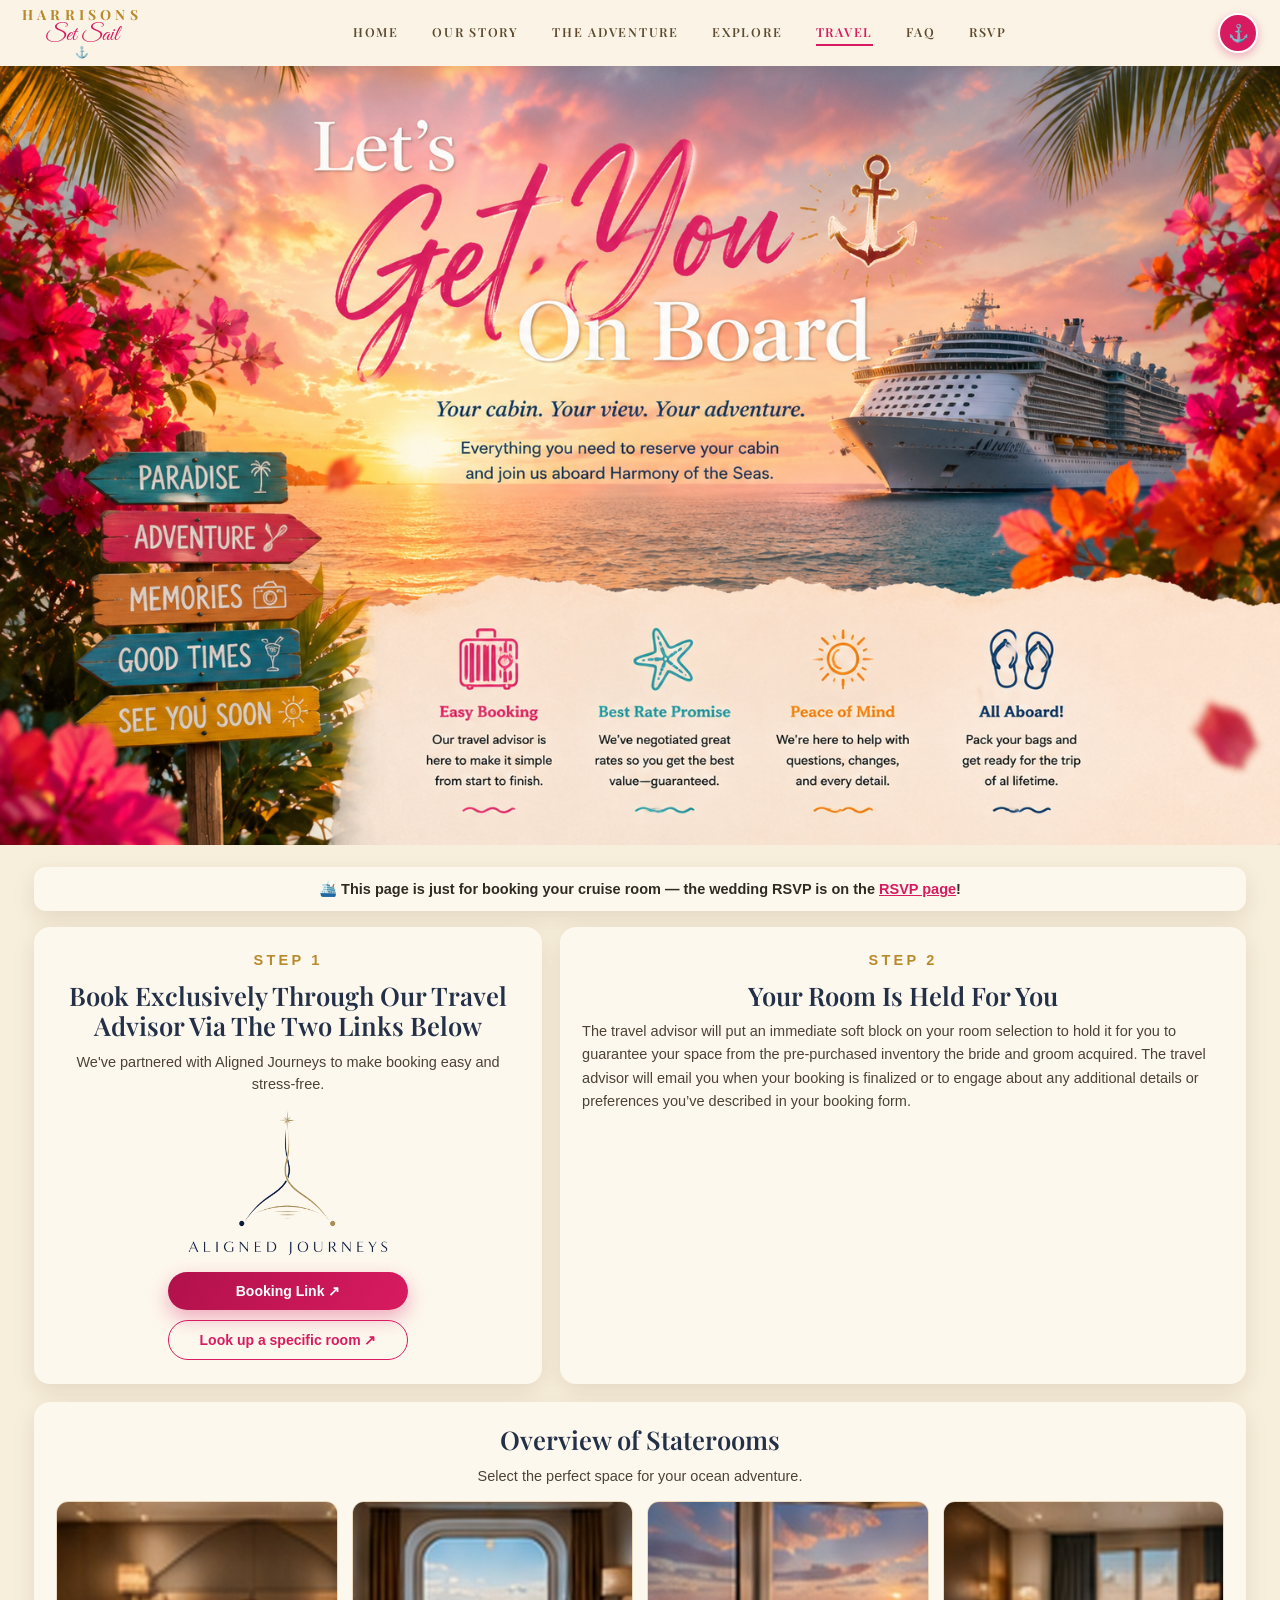
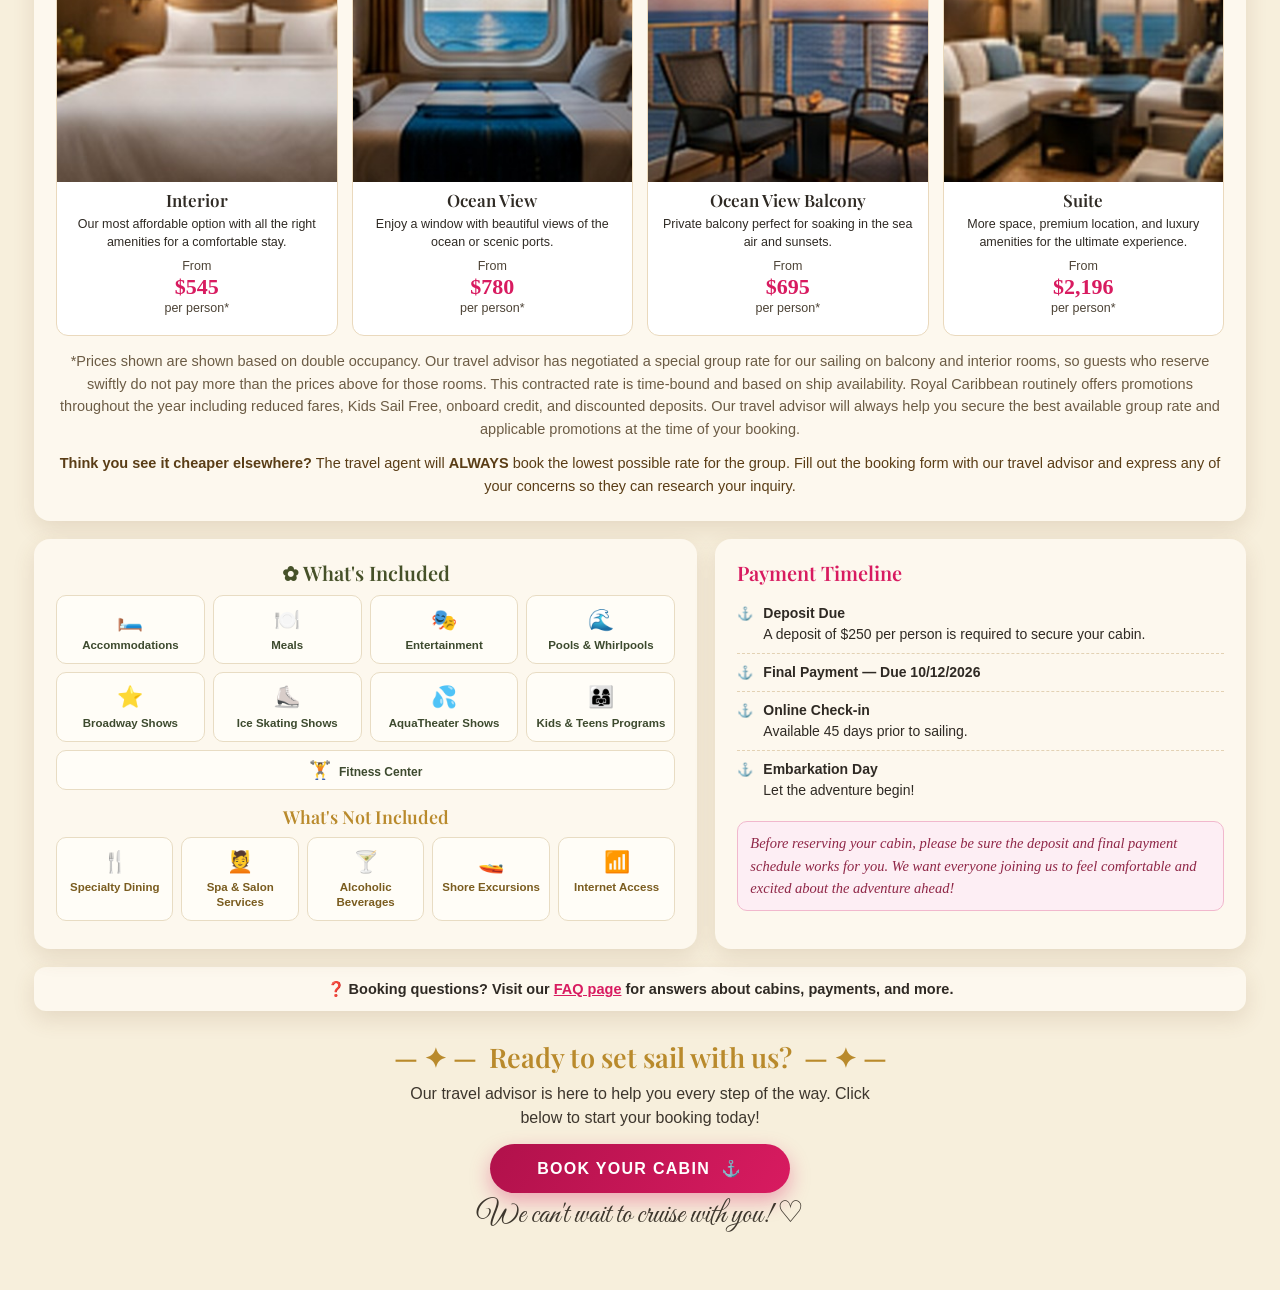
<file: travel.html>
<!doctype html><html lang="en"><head><meta charset="utf-8"><meta name="viewport" content="width=device-width,initial-scale=1"><title>Travel & Booking | Julia & Wesley</title>
<link rel="preconnect" href="https://fonts.googleapis.com"><link rel="preconnect" href="https://fonts.gstatic.com" crossorigin><link href="https://fonts.googleapis.com/css2?family=Great+Vibes&family=Playfair+Display:ital,wght@0,600;0,700;1,600&display=swap" rel="stylesheet"><link rel="stylesheet" href="css/site.css?v=53">
</head><body class="tv-body">
<nav class="site-nav" aria-label="Primary navigation">
  <a class="sn-logo" href="index.html?skip=1"><span class="word">HARRISONS</span><span class="script">Set Sail</span><span class="anch">⚓</span></a>
  <div class="sn-links"><a href="index.html?skip=1">Home</a><a href="our-story.html">Our Story</a><a href="adventure.html">The Adventure</a><a href="explore.html">Explore</a><a href="travel.html" aria-current="page">Travel</a><a href="faq.html">FAQ</a><a href="rsvp.html">RSVP</a></div>
  <a class="sn-badge" href="index.html?skip=1" aria-label="Home">⚓</a>
</nav>
<main class="page-art"><img src="assets/approved/travel-hero-v2.png" alt="Let's Get You On Board — travel and booking for Julia and Wesley's wedding cruise"></main>

<main class="tv-wrap">
  <p class="tv-rsvp-note">🛳️ This page is just for booking your cruise room — the wedding RSVP is on the <a href="rsvp.html">RSVP page</a>!</p>
  <div class="tv-row tv-row-steps">
    <section class="tv-card tv-step1">
      <p class="tv-step-label">Step 1</p>
      <h2>Book Exclusively Through Our Travel Advisor Via The Two Links Below</h2>
      <p class="tv-intro">We've partnered with Aligned Journeys to make booking easy and stress-free.</p>
      <img class="tv-aj-logo" src="assets/aligned-journeys.png" alt="Aligned Journeys">
      <a class="tv-btn tv-btn-solid" href="https://traveljoy.com/groups/fZwMzTkTPmdoWKw54tSKNtTj/forms/KKB5jSy3FzpCEEwKWbNCQMYv" target="_blank" rel="noopener">Booking Link ↗</a>
      <a class="tv-btn tv-btn-outline" href="https://www.aligned-journeys.com/HarrisonsSetSail" target="_blank" rel="noopener">Look up a specific room ↗</a>
    </section>
    <section class="tv-card tv-step2">
      <p class="tv-step-label">Step 2</p>
      <h2>Your Room Is Held For You</h2>
      <p class="tv-intro">The travel advisor will put an immediate soft block on your room selection to hold it for you to guarantee your space from the pre-purchased inventory the bride and groom acquired. The travel advisor will email you when your booking is finalized or to engage about any additional details or preferences you’ve described in your booking form.</p>
    </section>
  </div>

  <div class="tv-row tv-row-single">
    <section class="tv-card tv-staterooms">
      <h2>Overview of Staterooms</h2>
      <p class="tv-intro">Select the perfect space for your ocean adventure.</p>
      <div class="tv-rooms">
        <article><img src="assets/staterooms/interior.jpg" alt="Interior stateroom"><h3>Interior</h3><p>Our most affordable option with all the right amenities for a comfortable stay.</p><p class="tv-price">From <strong>$545</strong> per person*</p></article>
        <article><img src="assets/staterooms/oceanview.jpg" alt="Ocean View stateroom"><h3>Ocean View</h3><p>Enjoy a window with beautiful views of the ocean or scenic ports.</p><p class="tv-price">From <strong>$780</strong> per person*</p></article>
        <article><img src="assets/staterooms/balcony.jpg" alt="Ocean View Balcony stateroom"><h3>Ocean View Balcony</h3><p>Private balcony perfect for soaking in the sea air and sunsets.</p><p class="tv-price">From <strong>$695</strong> per person*</p></article>
        <article><img src="assets/staterooms/suite.jpg" alt="Suite stateroom"><h3>Suite</h3><p>More space, premium location, and luxury amenities for the ultimate experience.</p><p class="tv-price">From <strong>$2,196</strong> per person*</p></article>
      </div>
      <p class="tv-foot">*Prices shown are shown based on double occupancy. Our travel advisor has negotiated a special group rate for our sailing on balcony and interior rooms, so guests who reserve swiftly do not pay more than the prices above for those rooms. This contracted rate is time-bound and based on ship availability. Royal Caribbean routinely offers promotions throughout the year including reduced fares, Kids Sail Free, onboard credit, and discounted deposits. Our travel advisor will always help you secure the best available group rate and applicable promotions at the time of your booking.</p>
      <p class="tv-foot tv-cheaper"><strong>Think you see it cheaper elsewhere?</strong> The travel agent will <strong>ALWAYS</strong> book the lowest possible rate for the group. Fill out the booking form with our travel advisor and express any of your concerns so they can research your inquiry.</p>
    </section>
  </div>

  <div class="tv-row tv-row-info">
    <section class="tv-card">
      <h2 class="tv-h-olive">✿ What's Included</h2>
      <div class="tv-icons tv-icons-in">
        <div><span>🛏️</span>Accommodations</div>
        <div><span>🍽️</span>Meals</div>
        <div><span>🎭</span>Entertainment</div>
        <div><span>🌊</span>Pools &amp; Whirlpools</div>
        <div><span>⭐</span>Broadway Shows</div>
        <div><span>⛸️</span>Ice Skating Shows</div>
        <div><span>💦</span>AquaTheater Shows</div>
        <div><span>👨‍👩‍👧</span>Kids &amp; Teens Programs</div>
      </div>
      <div class="tv-icons-full"><span>🏋️</span>Fitness Center</div>
      <h2 class="tv-h-gold tv-h-second">What's Not Included</h2>
      <div class="tv-icons tv-icons-out">
        <div><span>🍴</span>Specialty Dining</div>
        <div><span>💆</span>Spa &amp; Salon Services</div>
        <div><span>🍸</span>Alcoholic Beverages</div>
        <div><span>🚤</span>Shore Excursions</div>
        <div><span>📶</span>Internet Access</div>
      </div>
    </section>
    <section class="tv-card">
      <h2 class="tv-h-pink">Payment Timeline</h2>
      <ul class="tv-timeline">
        <li><strong>Deposit Due</strong><br>A deposit of $250 per person is required to secure your cabin.</li>
        <li><strong>Final Payment — Due 10/12/2026</strong></li>
        <li><strong>Online Check-in</strong><br>Available 45 days prior to sailing.</li>
        <li><strong>Embarkation Day</strong><br>Let the adventure begin!</li>
      </ul>
      <p class="tv-caution">Before reserving your cabin, please be sure the deposit and final payment schedule works for you. We want everyone joining us to feel comfortable and excited about the adventure ahead!</p>
    </section>
  </div>

  <p class="tv-rsvp-note">❓ Booking questions? Visit our <a href="faq.html">FAQ page</a> for answers about cabins, payments, and more.</p>

  <section class="tv-cta">
    <h2>— ✦ — &nbsp;Ready to set sail with us?&nbsp; — ✦ —</h2>
    <p>Our travel advisor is here to help you every step of the way. Click below to start your booking today!</p>
    <a class="tv-btn tv-btn-solid tv-btn-big" href="https://traveljoy.com/groups/fZwMzTkTPmdoWKw54tSKNtTj/forms/KKB5jSy3FzpCEEwKWbNCQMYv" target="_blank" rel="noopener">Book Your Cabin &nbsp;⚓</a>
    <p class="tv-script">We can't wait to cruise with you! ♡</p>
  </section>
</main>
<div class="rsvp-modal tv-leave-modal" id="tv-leave-modal" hidden role="dialog" aria-modal="true" aria-labelledby="tv-leave-title">
  <div class="rsvp-modal-card">
    <button class="rsvp-modal-close" id="tv-leave-close" aria-label="Close">×</button>
    <div class="rm-heart">🛳️</div>
    <p id="tv-leave-title"><strong>One thing before you go</strong></p>
    <p>For wedding groups Royal Caribbean requires that the guests centrally book through an advisor so that all wedding related activities and events can be organized and tracked. They are allocating specific staff to support the events and they need to keep track of who will be attending in order to ensure everything runs smoothly. Booking must be done through Aligned Journeys.</p>
    <a class="tv-btn tv-btn-solid" href="https://traveljoy.com/groups/fZwMzTkTPmdoWKw54tSKNtTj/forms/KKB5jSy3FzpCEEwKWbNCQMYv" target="_blank" rel="noopener">Book with Aligned Journeys ↗</a>
    <button type="button" class="tv-btn tv-leave-continue" id="tv-leave-continue">Continue</button>
  </div>
</div>
<script>
(function () {
  var KEY = 'tvLeaveNoticeShown', modal = document.getElementById('tv-leave-modal');
  if (!modal) return;
  var pendingHref = null, exitShown = false;
  /* v52: persistent — shows every time a guest tries to leave via a site link.
     Desktop exit-intent (mouse leaving through the top) fires once per visit. */
  function open(href, fromExit) {
    if (fromExit) { if (exitShown || !modal.hidden) return false; exitShown = true; }
    pendingHref = href || null; modal.hidden = false; return true;
  }
  function close(go) {
    modal.hidden = true;
    if (go && pendingHref) location.href = pendingHref;
    pendingHref = null;
  }
  document.getElementById('tv-leave-close').addEventListener('click', function () { close(false); });
  document.getElementById('tv-leave-continue').addEventListener('click', function () { close(true); });
  modal.addEventListener('click', function (e) { if (e.target === modal) close(false); });
  /* Mobile + desktop: intercept in-site navigation away from this page */
  document.querySelectorAll('a[href]').forEach(function (a) {
    var h = a.getAttribute('href');
    if (!h || h.charAt(0) === '#' || /^(https?:|mailto:|tel:|sms:)/i.test(h)) return;
    a.addEventListener('click', function (e) { if (open(a.href)) e.preventDefault(); });
  });
  /* Desktop: exit intent when the pointer leaves through the top of the window */
  document.addEventListener('mouseout', function (e) {
    if (!e.relatedTarget && e.clientY <= 0) open(null, true);
  });
})();
</script>
</body></html>
</file>
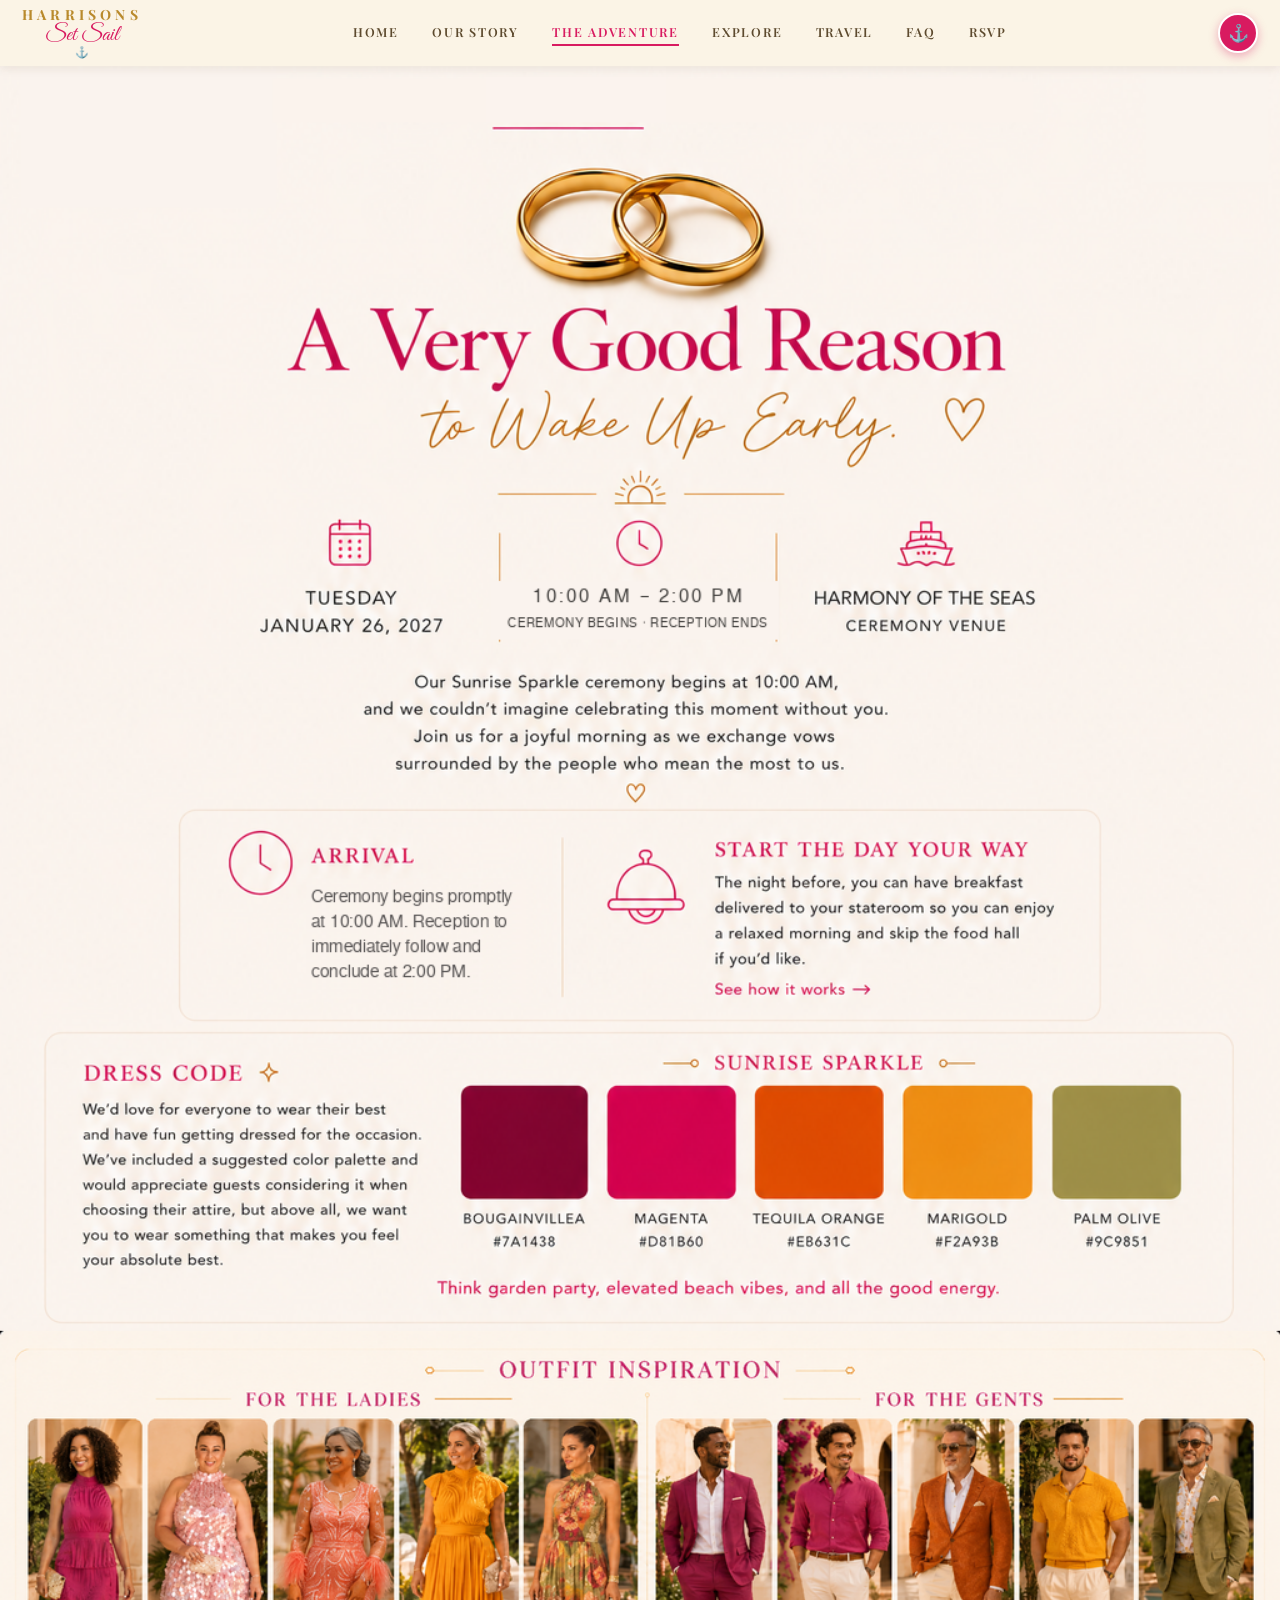
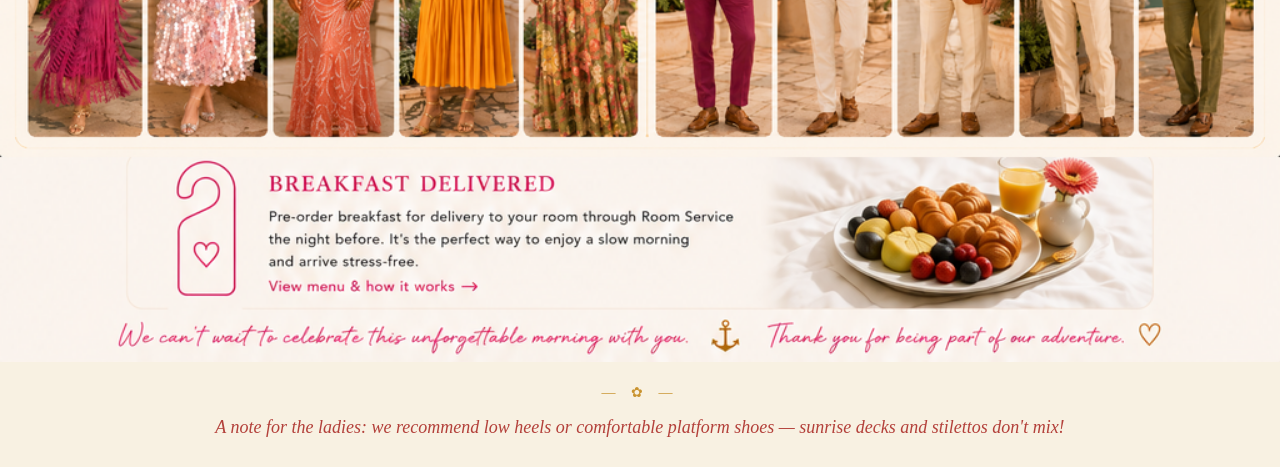
<file: wedding-day.html>
<!doctype html><html lang="en"><head><meta charset="utf-8"><meta name="viewport" content="width=device-width,initial-scale=1"><title>Wedding Day | Julia & Wesley</title><link rel="preconnect" href="https://fonts.googleapis.com"><link rel="preconnect" href="https://fonts.gstatic.com" crossorigin><link href="https://fonts.googleapis.com/css2?family=Great+Vibes&family=Playfair+Display:ital,wght@0,600;0,700;1,600&display=swap" rel="stylesheet"><link rel="stylesheet" href="css/site.css?v=53"></head><body>
<nav class="site-nav" aria-label="Primary navigation">
  <a class="sn-logo" href="index.html?skip=1"><span class="word">HARRISONS</span><span class="script">Set Sail</span><span class="anch">⚓</span></a>
  <div class="sn-links"><a href="index.html?skip=1">Home</a><a href="our-story.html">Our Story</a><a href="adventure.html" aria-current="page">The Adventure</a><a href="explore.html">Explore</a><a href="travel.html">Travel</a><a href="faq.html">FAQ</a><a href="rsvp.html">RSVP</a></div>
  <a class="sn-badge" href="index.html?skip=1" aria-label="Home">⚓</a>
</nav><main class="page-shell"><img class="approved-page" src="assets/approved/wedding-day-v2.png" alt="Wedding Day approved design"><a class="hotspot" aria-label="Room service — see how it works (Royal Caribbean)" href="https://www.royalcaribbean.com/cruise-dining/room-service" target="_blank" rel="noopener" style="left:54.8%;top:47.5%;width:14%;height:2.1%"></a>
<a class="hotspot" aria-label="Room service menu and how it works (Royal Caribbean)" href="https://www.royalcaribbean.com/cruise-dining/room-service" target="_blank" rel="noopener" style="left:20%;top:94.8%;width:18.5%;height:2.1%"></a>
</main>
<p class="wd-note">A note for the ladies: we recommend low heels or comfortable platform shoes — sunrise decks and stilettos don't mix!</p></body></html>
</file>
<file: css/site.css>
/* Harrisons Set Sail — site.css v49
   Pruned build: 363 unreachable rules + 6 orphaned keyframes removed.
   Every selector in this file matches markup in the current HTML/JS.
   Rule for future edits: any rule that should NOT apply at all screen
   sizes must be wrapped in a media query BEFORE being appended. */
:root{--navy:#082d43;--pink:#d81b60;--cream:#fff8ef;--gold:#c9932f;--ink:#2f2a24;--olive:#465129}
*{box-sizing:border-box}html{scroll-behavior:smooth}body{margin:0;background:var(--navy);font-family:Arial,sans-serif;color:#fff}a{color:inherit}.page-shell{position:relative;width:min(100%,1024px);margin:0 auto;background:var(--cream);box-shadow:0 0 36px rgba(0,0,0,.28)}.approved-page{display:block;width:100%;height:auto}.hotspot{position:absolute;display:block;z-index:8;border-radius:8px;cursor:pointer;background:transparent;border:0}.hotspot:focus-visible,.action-chip:focus-visible,.details-button:focus-visible{outline:3px solid #fff;box-shadow:0 0 0 6px var(--pink)}.eyebrow{text-transform:uppercase;letter-spacing:.18em;color:var(--gold);font-weight:800}
/* Welcome gate and intro */
.welcome-gate{position:fixed;inset:0;z-index:200;display:grid;place-items:center;padding:24px;background:linear-gradient(rgba(8,45,67,.78),rgba(8,45,67,.86)),url('../assets/approved/garden.jpg') center/cover}.welcome-gate[hidden]{display:none}.welcome-error{color:#a61b42;min-height:1.4em}.skip,.sound{position:absolute;z-index:170;border:1px solid rgba(255,255,255,.75);background:rgba(8,45,67,.74);color:#fff;border-radius:999px;padding:10px 16px;cursor:pointer}.skip{right:20px;bottom:20px}

/* Explore */
.ship-interactive{position:absolute;left:11.7%;top:45.55%;width:79.1%;height:16.3%;z-index:5;overflow:hidden;border-radius:16px;touch-action:none;cursor:grab;perspective:900px}.ship-interactive:active{cursor:grabbing}.ship-interactive img{width:100%;height:100%;object-fit:cover;display:block;transform-origin:center;transition:transform .08s linear;user-select:none;pointer-events:none}.neighborhood.active{box-shadow:0 0 0 4px rgba(216,27,96,.45) inset}.neighborhood-panel{position:absolute;left:2.7%;top:62.3%;width:94.6%;height:34.5%;z-index:6;background:#fff8ef;color:var(--ink);border-radius:20px;overflow:hidden;display:grid;grid-template-columns:30% 70%;grid-template-rows:52% 8% 40%;box-shadow:0 10px 30px rgba(0,0,0,.18)}.neighborhood-copy{padding:30px 28px}.neighborhood-copy h2{font:600 44px/1 Georgia,serif;color:var(--olive);margin:8px 0 18px}.neighborhood-copy p{font:16px/1.55 Georgia,serif}.neighborhood-panel>img{width:100%;height:100%;object-fit:cover}.venue-heading{grid-column:1/-1;text-align:center;padding:10px;font:600 20px/1 Georgia,serif;color:#9c6c1e;text-transform:uppercase;letter-spacing:.08em;border-top:1px solid #e2ccb1}.venue-cards{grid-column:1/-1;display:grid;grid-template-columns:repeat(4,1fr);gap:12px;padding:14px 20px 20px}.venue-cards article{background:#fff;border:1px solid #ead6bc;border-radius:14px;padding:15px;color:#3d342b}.venue-cards span{display:inline-block;background:var(--pink);color:#fff;border-radius:999px;padding:4px 8px;font-size:10px;text-transform:uppercase}.venue-cards h3{font:600 20px/1.2 Georgia,serif;margin:10px 0 6px}.venue-cards p{margin:0;font-size:13px;line-height:1.4}
/* Travel FAQ */
.faq-hotspots button{position:absolute;z-index:12;border:0;background:transparent;cursor:pointer}.faq-answer{position:absolute;z-index:30;left:18%;top:76%;width:64%;padding:24px 52px 24px 26px;border-radius:18px;background:#fff8ef;color:var(--ink);border:2px solid #d9b27e;box-shadow:0 16px 44px rgba(0,0,0,.28);font-size:16px;line-height:1.5}.faq-answer button{position:absolute;right:12px;top:10px;border:0;border-radius:50%;width:34px;height:34px;background:var(--pink);color:#fff;font-size:22px;cursor:pointer}
/* RSVP actual form */.deadline{font-size:20px}.rsvp-form{display:grid;gap:20px}.rsvp-form label,.rsvp-form legend{font-weight:800}.rsvp-form input[type=text],.rsvp-form input:not([type]),.rsvp-form select,.rsvp-form textarea{width:100%;display:block;margin-top:8px;padding:13px;border:1px solid #d8c0a4;border-radius:12px;font:inherit}.rsvp-form fieldset{border:1px solid #dcc5aa;border-radius:15px;padding:18px;display:grid;gap:10px}.rsvp-form button{border:0;border-radius:999px;padding:15px;background:var(--pink);color:white;font-weight:800;font-size:17px;cursor:pointer}
@media(max-width:700px){.skip{right:10px;bottom:10px}.neighborhood-panel{top:62%;height:36%;grid-template-columns:1fr;grid-template-rows:auto 30% auto auto}.neighborhood-copy{padding:16px}.neighborhood-copy h2{font-size:30px}.venue-cards{grid-template-columns:repeat(2,1fr);overflow:auto}.neighborhood-panel>img{grid-row:2}}@media(prefers-reduced-motion:reduce){.welcome-gate{display:none!important}}

/* RSVP — navy and gold tropical direction */.rsvp-anchor{color:#b77813;font-size:38px;margin-bottom:5px}


/* Version 13 corrective refinements */
.explore-shell .neighborhood-panel{grid-template-columns:32% 68%;grid-template-rows:50% 9% 41%}
.explore-shell .neighborhood-copy{padding:26px 24px;overflow:hidden}
.explore-shell .neighborhood-copy h2{font-size:clamp(30px,4vw,44px);line-height:.98;overflow-wrap:anywhere;hyphens:auto;margin:8px 0 14px}
.explore-shell .neighborhood-copy p{font-size:15px;line-height:1.42;margin:0}
.explore-shell .neighborhood-panel>img{object-fit:cover;object-position:center center;min-width:0}
.explore-shell .venue-heading{padding:9px 10px;font-size:19px}
.explore-shell .venue-cards{padding:12px 18px 18px;gap:10px}
.explore-shell .venue-cards article{padding:13px;overflow:hidden}
.explore-shell .venue-cards h3{font-size:18px;overflow-wrap:anywhere}

/* RSVP: use clean decorative corners only; prevent every overlap */
.rsvp-anchor{font-size:30px;margin-bottom:2px}


/* Version 14: final overlap, itinerary, explore and RSVP fixes */
/* Landing image is now a single clean asset with one date/location treatment. */

/* Saturday action rows: clear of Sail Away and in chronological order */

/* Replace only the inconsistent Wednesday/Thursday typography panels. */

/* Explore: fixed title wrapping and clean image fitting */
.explore-shell .neighborhood-panel{grid-template-columns:33% 67%}
.explore-shell .neighborhood-copy h2{overflow-wrap:normal;word-break:normal;hyphens:none;font-size:40px;line-height:1.02;letter-spacing:-.02em}
.explore-shell .neighborhood-panel>img{object-fit:cover;object-position:center;filter:none;image-rendering:auto}
.explore-shell .venue-cards{grid-template-columns:repeat(4,1fr)}
.explore-shell .venue-cards article{min-height:132px}
/* Three Entertainment Place cards after Casino removal */
.explore-shell .venue-cards:has(article:nth-child(3):last-child){grid-template-columns:repeat(3,1fr)}

/* RSVP: one clean live form, no baked mockup fragments */
@media(max-width:760px){.explore-shell .neighborhood-copy h2{font-size:30px}.explore-shell .venue-cards:has(article:nth-child(3):last-child){grid-template-columns:1fr 1fr}}

/* Version 15 refinements */
/* Landing date is baked cleanly into the image with no raised rectangle. */

/* Adventure: use one uniform parchment treatment and compact type. */

/* Explore: sharp supplied photos and controlled title wrapping. */
.explore-shell .neighborhood-copy{padding:23px 22px}
.explore-shell .neighborhood-copy h2{font-size:36px;line-height:.98;max-width:100%;overflow-wrap:normal;word-break:normal}
.explore-shell .neighborhood-panel>img{object-fit:cover;object-position:center center;width:100%;height:100%}
.explore-shell .venue-heading{font-size:18px}

/* RSVP: restore lush tropical invitation personality without layered mockups. */


/* Version 16 — clean final corrections */
/* Adventure is now baked into one image; no patch panels can overlap. */

/* RSVP: clean tropical invitation, no cropped mockup fragments. */
.rsvp-anchor{font-size:30px!important;margin:0 0 4px!important}


/* Version 17 — unified itinerary panels and tropical RSVP frame */


/* Version 18 — clean RSVP floral frame and final itinerary corrections */


/* Version 19 — RSVP Option 2 and repaired event links */

.adventure-hotspot{position:absolute;z-index:8;display:block;border-radius:12px;cursor:pointer}
.adventure-hotspot:focus-visible{outline:4px solid #e31b62;outline-offset:3px;background:rgba(255,255,255,.18)}
/* Saturday right-panel rows in the baked itinerary image. */
.adventure-bingo-link{left:70.5%;top:25.9%;width:20.5%;height:2.8%}
.adventure-pickleball-link{left:70.5%;top:30.5%;width:22.5%;height:2.8%}


/* Version 20 — repaired adventure links and clean RSVP footer */
.adventure-bingo-link{
  left:77.2%!important;
  top:37.45%!important;
  width:20.2%!important;
  height:2.75%!important;
  z-index:30!important;
}
.adventure-pickleball-link{
  left:77.2%!important;
  top:41.72%!important;
  width:20.8%!important;
  height:2.75%!important;
  z-index:30!important;
}
.adventure-hotspot{pointer-events:auto!important}

/* Remove all older emoji/pseudo-floral layers so only Option 2 artwork remains. */


/* v21 landing navigation cleanup */
.landing-shell{overflow:hidden}


/* ============================================================
   v22 REDESIGN — full-width pages, new welcome gate, real
   Our Story + RSVP pages, pickleball form, travel hero
   ============================================================ */

/* ---- Global: no blue border, content fills the page ---- */
body{background:var(--cream);color:var(--ink)}
.page-shell{width:100%;max-width:1600px;box-shadow:none}
.page-art{position:relative;width:100%;max-width:1600px;margin:0 auto}
.page-art>img{display:block;width:100%;height:auto}

/* ---- Landing nav: single white-font header, covers baked text ---- */

/* ---- Real nav shared by rebuilt pages ---- */


/* ---- Corner florals for rebuilt pages ---- */
.corner-florals{pointer-events:none}
/* v50 — scoped: the descendant version made EVERY img inside a corner-florals
   page absolute (collapsed the FAQ hero to a gold line) */
.corner-florals>.fl-tl,.corner-florals>.fl-tr,.corner-florals>.fl-bl,.corner-florals>.fl-br{position:absolute;z-index:1;pointer-events:none}
.corner-florals .fl-tl{top:0;left:0;width:clamp(110px,17vw,220px)}
.corner-florals .fl-tr{top:0;right:0;width:clamp(110px,17vw,220px)}
.corner-florals .fl-bl{bottom:0;left:0;width:clamp(120px,18vw,235px)}
.corner-florals .fl-br{bottom:0;right:0;width:clamp(120px,18vw,235px)}

/* ---- Welcome gate v2 ---- */


/* ---- Our Story page ---- */
.story-page{position:relative;max-width:1600px;margin:0 auto;padding:clamp(20px,4vw,56px) 16px clamp(60px,8vw,110px);background:var(--cream);overflow:hidden}
.story-inner{position:relative;z-index:2;width:min(860px,100%);margin:0 auto;text-align:center}
.story-inner h1{font:italic 500 clamp(44px,8vw,84px)/1 Georgia,serif;color:var(--gold);margin:14px 0 6px}
.story-anchor{color:var(--gold);font-size:26px;margin-bottom:14px}
.story-date{display:inline-block;background:var(--pink);color:#fff;font:700 15px/1 Georgia,serif;letter-spacing:.06em;padding:9px 22px;border-radius:999px;margin:10px 0 22px;box-shadow:0 6px 16px rgba(216,27,96,.3)}
.chat-card{position:relative;border:1px solid rgba(201,147,47,.55);border-radius:26px;padding:clamp(18px,3.4vw,40px);display:grid;gap:18px;background:rgba(255,252,246,.6)}
.chat-row{display:flex;align-items:flex-end;gap:12px}
.chat-row.from-julia{flex-direction:row-reverse}
.chat-avatar{width:clamp(52px,7vw,74px);height:clamp(52px,7vw,74px);border-radius:50%;object-fit:cover;border:3px solid #fff;box-shadow:0 5px 14px rgba(82,35,20,.22);flex:none}
.chat-bubble{position:relative;max-width:72%;text-align:left;padding:14px 18px 8px;border-radius:20px;font:400 clamp(15px,1.8vw,19px)/1.4 Georgia,serif;color:#fff;box-shadow:0 6px 16px rgba(82,35,20,.14)}
.from-wesley .chat-bubble{background:var(--olive);border-bottom-left-radius:6px}
.from-julia .chat-bubble{background:var(--pink);border-bottom-right-radius:6px}
.chat-bubble .ru{font-size:clamp(17px,2vw,21px)}
.chat-bubble .stamp{display:block;text-align:right;font:400 11px Arial,sans-serif;opacity:.85;margin-top:6px}
.chat-bubble .stamp .ticks{color:#9adcff;letter-spacing:-2px}
.chat-bubble.emoji-only{font-size:30px;padding:12px 16px 6px}
.chat-react{position:absolute;left:14px;bottom:-14px;background:#3c451f;border-radius:50%;width:30px;height:30px;display:grid;place-items:center;font-size:15px;border:2px solid var(--cream)}
.story-copy{margin:26px auto 0;max-width:640px;font:400 clamp(16px,1.9vw,19px)/1.55 Georgia,serif;color:#3d362d}
.story-heart-divider{display:flex;align-items:center;gap:12px;justify-content:center;color:var(--pink);margin:26px 0 8px}
.story-heart-divider::before,.story-heart-divider::after{content:"";height:1px;width:min(180px,26vw);background:linear-gradient(90deg,transparent,var(--pink))}
.story-heart-divider::after{background:linear-gradient(90deg,var(--pink),transparent)}
.story-inner h2{font:600 clamp(28px,4.6vw,46px)/1.1 Georgia,serif;color:var(--gold);margin:12px 0 8px}

/* ---- Travel hero ---- */

/* ---- Pickleball overlays ---- */
.pb-form{position:absolute;z-index:10;left:2.9%;top:50.35%;width:45.9%;height:21%;background:#fffdf7;border:1px solid rgba(216,27,96,.25);border-radius:14px;padding:1.4% 1.6%;display:flex;flex-direction:column;gap:2.5%;box-shadow:0 6px 20px rgba(82,35,20,.10);overflow:auto}
.pb-form h2{margin:0;text-align:center;font:800 clamp(11px,1.55vw,20px)/1 Arial,sans-serif;letter-spacing:.05em;color:var(--pink)}
.pb-form .pb-sub{margin:0;text-align:center;font:italic 400 clamp(9px,1.1vw,14px) Georgia,serif;color:#7c6b53}
.pb-form label{font:700 clamp(8px,.95vw,12px)/1.1 Arial,sans-serif;letter-spacing:.06em;text-transform:uppercase;color:#6c5c45}
.pb-form input{display:block;width:100%;margin-top:2px;padding:.55em .7em;border:1px solid #e3cba9;border-radius:8px;font:inherit;font-size:clamp(10px,1.2vw,15px);background:#fff}
.pb-form button{border:0;border-radius:999px;padding:.65em 1em;background:var(--pink);color:#fff;font:800 clamp(10px,1.25vw,15px) Arial,sans-serif;letter-spacing:.05em;cursor:pointer}
.pb-form button:hover{background:#c01455}
.pb-form .pb-status{margin:0;text-align:center;font:italic 400 clamp(9px,1.05vw,13px) Georgia,serif;color:var(--olive);min-height:1.2em}

/* ---- RSVP v2 (matches approved mock) ---- */
.rsvp2-body{background:var(--cream);color:var(--ink);font-family:Georgia,serif}
.rsvp2-shell{position:relative;max-width:1100px;margin:0 auto;padding:clamp(18px,3.5vw,48px) 14px 70px}
.rsvp2-head{text-align:center;position:relative;z-index:2}
.rsvp2-head .rsvp-anchor{color:var(--gold);font-size:30px}
.rsvp2-head h1{font:600 clamp(40px,6.8vw,72px)/1.05 Georgia,serif;color:var(--gold);margin:8px auto 10px;max-width:560px}
.rsvp2-divider{display:flex;align-items:center;justify-content:center;gap:12px;color:var(--pink);margin:6px 0 12px}
.rsvp2-divider::before,.rsvp2-divider::after{content:"";height:1px;width:min(120px,18vw);background:#c9932f66}
.rsvp2-deadline{font-size:clamp(16px,1.9vw,19px)}
.rsvp2-deadline strong{color:var(--pink)}
.rsvp2-script{font:italic 500 clamp(19px,2.4vw,24px) Georgia,serif;color:var(--gold);margin:6px 0 26px}
.rsvp2-bar{position:relative;z-index:2;display:flex;align-items:center;justify-content:space-between;gap:14px;background:#fffdf7;border:1px solid #e6d3b3;border-radius:14px;padding:14px 18px;margin:0 auto 26px;max-width:760px;font-weight:700;font-family:Arial,sans-serif;font-size:15px}
.rsvp2-bar select{font:inherit;padding:8px 12px;border:1px solid #d5bda0;border-radius:10px;background:#fff;min-width:88px}
.guest-card{position:relative;z-index:2;background:#fffdf7;border:1px solid #e6d3b3;border-radius:18px;padding:0 0 20px;margin:0 auto 26px;max-width:760px;overflow:hidden}
.guest-tag{display:inline-block;background:var(--pink);color:#fff;font:800 12px/1 Arial,sans-serif;letter-spacing:.1em;padding:9px 16px;border-radius:0 0 12px 0}
.guest-names{display:grid;grid-template-columns:1fr 1fr;gap:12px;padding:12px 22px 4px}
.guest-names label{font:700 11px/1 Arial,sans-serif;letter-spacing:.08em;text-transform:uppercase;color:#6c5c45}
.guest-names input{display:block;width:100%;margin-top:5px;padding:11px 12px;border:1px solid #d5bda0;border-radius:10px;font:400 16px Georgia,serif;background:#fff}
.guest-events-title{margin:14px 22px 4px;font:800 12px/1 Arial,sans-serif;letter-spacing:.12em;color:var(--pink);border-bottom:1px solid #eadbbd;padding-bottom:10px}
.event-grid{display:grid;grid-template-columns:repeat(4,1fr);gap:12px;padding:12px 22px 0}
.event-cell{text-align:center}
.event-cell .ev-name{font:700 13px/1.2 Georgia,serif;margin-bottom:8px;display:flex;align-items:center;justify-content:center;gap:6px}
.event-cell .ev-ico{font-size:15px}
.ev-btn{display:block;width:100%;margin-top:6px;border:1px solid #d9c39d;border-radius:999px;background:#fff;color:#6c5c45;font:700 12px/1 Arial,sans-serif;padding:9px 4px;cursor:pointer}
.ev-btn.yes.on{background:var(--pink);border-color:var(--pink);color:#fff;box-shadow:0 4px 12px rgba(216,27,96,.3)}
.ev-btn.no.on{background:#6c5c45;border-color:#6c5c45;color:#fff}
.bingo-clue{margin:18px 22px 0;background:#fff;border:1px solid #e6d3b3;border-radius:12px;padding:14px 16px}
.bingo-clue h3{margin:0 0 4px;font:800 12px/1 Arial,sans-serif;letter-spacing:.1em;color:var(--pink)}
.bingo-clue p{margin:0 0 8px;font-size:14px;color:#6c5c45}
.bingo-clue textarea,.rsvp2-note textarea{width:100%;border:1px solid #d5bda0;border-radius:10px;padding:11px 12px;font:400 15px Georgia,serif;background:#fffdf7;resize:vertical}
.rsvp2-note{position:relative;z-index:2;background:#fffdf7;border:1px solid #e6d3b3;border-radius:14px;padding:16px 20px;margin:0 auto 30px;max-width:760px}
.rsvp2-note label{display:block;font:700 14px Arial,sans-serif;margin-bottom:10px}
.rsvp2-submit{position:relative;z-index:2;display:flex;justify-content:center;margin:4px 0 42px}
.rsvp2-submit button{display:inline-flex;align-items:center;gap:10px;border:0;border-radius:999px;background:linear-gradient(120deg,#b1114b,var(--pink));color:#fff;font:700 16px Georgia,serif;letter-spacing:.12em;text-transform:uppercase;padding:16px 38px;cursor:pointer;box-shadow:0 12px 28px rgba(216,27,96,.35)}
.rsvp2-submit button:hover{filter:brightness(1.06)}
.rsvp2-status{position:relative;z-index:2;text-align:center;font:italic 500 17px Georgia,serif;color:var(--olive);min-height:1.4em;margin:-26px 0 26px}
.gift-frame{position:relative;z-index:2;text-align:center;border:1px solid #c9932f88;border-radius:6px;max-width:820px;margin:0 auto;padding:26px 26px 22px}
.gift-frame .gift-fl{color:var(--pink)}
.gift-frame h2{font:italic 500 clamp(24px,3.4vw,34px) Georgia,serif;color:var(--gold);margin:4px 0 10px}
.gift-frame p{margin:0 auto;max-width:640px;line-height:1.6;font-size:15.5px}
.gift-frame .zelle{color:var(--pink);font-weight:700}
.rsvp2-footer-anchor{position:relative;z-index:2;text-align:center;color:var(--gold);font-size:24px;margin-top:34px;letter-spacing:14px}
@media(max-width:700px){.event-grid{grid-template-columns:repeat(2,1fr)}.guest-names{grid-template-columns:1fr}.rsvp2-bar{flex-direction:column;align-items:flex-start}}

/* ============================================================
   v23 — welcome gate rebuilt to match approved mock
   ============================================================ */
.gate3{position:fixed;inset:0;z-index:200;overflow:auto;display:grid;place-items:center;padding:26px 14px;background:rgba(24,15,20,.55)}
.gate3[hidden]{display:none}
.gate3-card{position:relative;width:min(1060px,97vw);background:#faf1e4;border:2px solid #cda13e;border-radius:20px;box-shadow:0 30px 90px rgba(0,0,0,.45);overflow:hidden}
.gate3-card::before{content:"";position:absolute;inset:7px;border:1px solid #cda13e99;border-radius:14px;pointer-events:none;z-index:4}
.g3fl{position:absolute;z-index:1;pointer-events:none}
.g3fl-tl{top:-6px;left:-6px;width:clamp(90px,15%,175px)}
.g3fl-tr{top:-6px;right:-6px;width:clamp(110px,19%,225px)}
.g3fl-bl{bottom:-6px;left:-6px;width:clamp(100px,17%,200px)}
.g3fl-br{bottom:-6px;right:-6px;width:clamp(105px,18%,215px)}
.g3-photo{position:absolute;z-index:2;pointer-events:none;filter:drop-shadow(0 10px 24px rgba(60,25,20,.28))}
.g3-wes{left:.5%;top:24%;width:24%}
.g3-jul{right:.5%;top:30%;width:23%}
.gate3-content{position:relative;z-index:3;max-width:640px;margin:0 auto;padding:clamp(26px,4vw,44px) 18px clamp(24px,3.4vw,38px);text-align:center;color:#233047}
.g3-ornament{color:#b98a2c;font-size:22px;letter-spacing:8px}
.g3-ornament .anch{font-size:26px}
.gate3-content h1{margin:10px 0 2px;font:700 clamp(24px,3.6vw,38px)/1.15 "Playfair Display",Georgia,serif;color:#1e2f4d}
.gate3-content h1 .script{display:block;font:400 clamp(38px,6vw,60px)/1.1 "Great Vibes",cursive;color:#c2185b;margin-top:2px}
.g3-div{display:flex;align-items:center;justify-content:center;gap:10px;color:#c2185b;margin:8px 0}
.g3-div::before,.g3-div::after{content:"";height:1px;width:min(90px,14vw);background:#cda13e88}
.g3-copy{max-width:460px;margin:4px auto 2px;font:400 clamp(15px,1.7vw,17.5px)/1.55 Arial,sans-serif;color:#2c3a52}
.g3-invited{font:600 clamp(24px,3.2vw,34px)/1.2 "Playfair Display",Georgia,serif;color:#8a6a1f;margin:8px 0 0}
.g3-heart{color:#e0355f;font-size:20px;margin:4px 0 8px}
.g3-fields{display:grid;grid-template-columns:1fr 1fr;gap:clamp(16px,4vw,60px);max-width:560px;margin:6px auto 18px;text-align:left}
.g3-field{position:relative;padding-top:64px}
.g3-bubble{position:absolute;top:0;background:#fdf6ec;border:1px solid #dfa4b4;border-radius:16px;padding:8px 14px;font:400 clamp(15px,1.7vw,18px)/1.25 "Great Vibes",cursive;font-size:clamp(17px,1.9vw,21px);color:#8f2747;box-shadow:0 4px 12px rgba(120,40,60,.12);white-space:nowrap}
.g3-bubble::after{content:"↷";position:absolute;bottom:-24px;font-size:20px;color:#c2185b;transform:rotate(64deg)}
.g3-bubble-l{left:0}.g3-bubble-l::after{left:16px}
.g3-bubble-r{right:0}.g3-bubble-r::after{right:22px;transform:rotate(118deg) scaleX(-1)}
.g3-field label{display:block;font:700 12px/1 Arial,sans-serif;letter-spacing:.12em;color:#1e2f4d;margin-bottom:7px}
.g3-field label .fl{color:#c9932f}
.g3-field input{display:block;width:100%;padding:13px 15px;border:1.5px solid #b7546e;border-radius:12px;background:#fffaf2;font:400 16px Arial,sans-serif;color:#233047}
.g3-field input::placeholder{color:#9a8a76}
.g3-field input:focus{outline:2px solid #c2185b55;border-color:#c2185b}
.g3-btn{display:inline-flex;align-items:center;gap:10px;border:2px solid #e2bc5e;border-radius:999px;padding:15px 44px;background:linear-gradient(180deg,#c01455,#8f0d3f);color:#fff;font:800 clamp(15px,1.8vw,19px)/1 Arial,sans-serif;letter-spacing:.1em;cursor:pointer;box-shadow:0 12px 26px rgba(143,13,63,.4)}
.g3-btn:hover{filter:brightness(1.08)}
.g3-btn .anch{color:#f2d98a}
.gate3 .welcome-error{color:#a61b42;min-height:1.3em;margin:10px 0 0;font:600 14px Arial,sans-serif}
.g3-footer{max-width:560px;margin:14px auto 0;border:1.5px dashed #d81b60;border-radius:12px;padding:10px 16px;font:400 clamp(22px,2.6vw,28px)/1.2 "Great Vibes",cursive;color:#c2185b}
.g3-footer .gh{color:#c9932f;margin-right:10px}
@media(max-width:900px){.g3-wes{width:21%;top:30%}.g3-jul{width:20%;top:35%}.gate3-content{max-width:560px}}
@media(max-width:680px){.g3-photo{display:none}.g3-fields{grid-template-columns:1fr;gap:14px}.g3-field{padding-top:56px}.g3-bubble{white-space:normal}}

/* serif/script fonts for rebuilt pages when Google Fonts are available */
.story-inner h1{font-family:"Great Vibes",Georgia,cursive;font-style:normal;font-weight:400}
.story-inner h2,.rsvp2-head h1{font-family:"Playfair Display",Georgia,serif}
.rsvp2-script,.gift-frame h2{font-family:"Great Vibes",Georgia,cursive;font-style:normal}

/* ============================================================
   v24 — Our Story rebuilt to mock proportions; shared logo
   ============================================================ */
/* consistent Harrison Set Sail logo in real navs */

/* linen background + compact story layout */
.story-page{background:#f8f0de;padding:clamp(14px,2.5vw,30px) 16px clamp(40px,5vw,70px)}
.story-inner{width:min(700px,100%)}
.story-inner h1{font-size:clamp(44px,6vw,68px);margin:6px 0 0;color:#b98a2c}
.story-anchor{font-size:20px;margin:2px 0 6px}
.story-date{font-size:14px;padding:8px 20px;margin:4px 0 16px}
.chat-card{border-radius:22px;padding:clamp(16px,2.6vw,30px) clamp(14px,2.4vw,28px);display:block;background:#fbf4e4cc}
/* overlap-proof chat rows: avatar is absolutely positioned in reserved padding */
.chat-row{position:relative;display:block;margin:0 0 16px;min-height:62px}
.chat-row:last-child{margin-bottom:2px}
.chat-row.from-wesley{padding-left:78px;text-align:left}
.chat-row.from-julia{padding-right:78px;text-align:right}
.chat-avatar{position:absolute;bottom:2px;width:62px;height:62px;border-width:3px}
.chat-row.from-wesley .chat-avatar{left:0}
.chat-row.from-julia .chat-avatar{right:0}
.chat-bubble{display:inline-block;max-width:min(400px,92%);font-size:clamp(15px,1.6vw,17.5px);padding:12px 16px 7px;vertical-align:bottom}
.chat-bubble .ru{font-size:clamp(16px,1.7vw,19px)}
.chat-bubble.emoji-only{font-size:26px;padding:10px 14px 5px}
.chat-react{width:28px;height:28px;font-size:14px;bottom:-12px;border-color:#f8f0de}
.story-copy{margin:20px auto 0;max-width:560px;font-size:clamp(15px,1.6vw,17px);line-height:1.5}
.story-heart-divider{margin:18px 0 4px}
.story-inner h2{font-size:clamp(26px,3.6vw,38px);margin:8px 0 6px}
.corner-florals.story-page .fl-tl{width:clamp(90px,13vw,170px)}
.corner-florals.story-page .fl-tr{width:clamp(100px,15vw,195px)}
.corner-florals.story-page .fl-bl{width:clamp(95px,14vw,180px)}
.corner-florals.story-page .fl-br{width:clamp(100px,15vw,190px)}

/* ============================================================
   v25 — travel hero image + swapped FAQ row
   ============================================================ */
.faq-row-overlay{position:absolute;z-index:9;display:flex;align-items:center;justify-content:space-between;gap:6px;background:#fdfaf2;border:1px solid #e3d6be;border-radius:8px;padding:0 1.1%;cursor:pointer;text-align:left;box-shadow:0 1px 3px rgba(80,60,30,.06)}
.faq-row-overlay:hover{background:#fff}
.faq-answer p{white-space:pre-line}

/* ============================================================
   v26 — RSVP linen background, fine print, gift frame lines
   ============================================================ */
.rsvp2-body{background:#f8f0de}
.rsvp2-shell{background:#f8f0de}
.rsvp2-fineprint{position:relative;z-index:2;text-align:center;font:italic 400 13px/1.5 Georgia,serif;color:#7c6b53;max-width:560px;margin:-30px auto 34px}
.gift-frame{text-align:center}
.gift-frame p{margin:0 auto 4px;max-width:640px;line-height:1.55;font-size:15.5px}
.gift-frame .zelle-line{margin:2px auto 6px}
.gift-frame .zelle{font-size:16.5px}

/* ============================================================
   v28 — shared adventure-style header; tighter Our Story
   ============================================================ */
.site-nav{position:relative;z-index:40;display:flex;align-items:center;gap:18px;background:#fbf4e6;padding:8px 22px;box-shadow:0 2px 10px rgba(90,60,30,.10)}
.site-nav .sn-logo{display:flex;flex-direction:column;align-items:center;line-height:1;text-decoration:none}
.site-nav .sn-logo .word{font:700 14px/1 "Playfair Display",Georgia,serif;letter-spacing:.3em;color:#b98a2c}
.site-nav .sn-logo .script{font:400 23px/1 "Great Vibes",cursive;color:var(--pink);margin-top:1px}
.site-nav .sn-logo .anch{font-size:11px;color:#b98a2c;margin-top:1px}
.sn-links{display:flex;gap:clamp(14px,2.6vw,34px);margin:0 auto;flex-wrap:wrap;justify-content:center}
.sn-links a{font:600 12.5px/1 "Playfair Display",Georgia,serif;letter-spacing:.14em;text-transform:uppercase;text-decoration:none;color:#5d4a2e;padding:6px 0}
.sn-links a:hover{color:var(--pink)}
.sn-links a[aria-current]{color:var(--pink);border-bottom:2px solid var(--pink)}
.sn-badge{flex:none;width:40px;height:40px;border-radius:50%;background:var(--pink);color:#fff;display:grid;place-items:center;font-size:17px;text-decoration:none;border:2px solid #fff;box-shadow:0 3px 10px rgba(216,27,96,.35)}
@media(max-width:760px){.site-nav{flex-wrap:wrap;justify-content:center;padding:8px 10px}.sn-badge{display:none}.sn-links a{font-size:11px}}

/* linen tone site-wide on rebuilt pages */
.rsvp2-body,.rsvp2-shell,.story-page{background:#f7efdc}

/* tighter Our Story rhythm (mock density) */
.story-page{padding:clamp(8px,1.6vw,20px) 16px clamp(28px,3.6vw,52px)}
.story-inner{width:min(660px,100%)}
.story-inner h1{font-size:clamp(40px,5.2vw,58px);margin:2px 0 0}
.story-anchor{font-size:17px;margin:0 0 4px}
.story-date{font-size:13px;padding:7px 18px;margin:0 0 12px}
.chat-card{padding:clamp(12px,2vw,22px) clamp(12px,2vw,22px)}
.chat-row{margin:0 0 11px;min-height:56px}
.chat-row.from-wesley{padding-left:70px}
.chat-row.from-julia{padding-right:70px}
.chat-avatar{width:56px;height:56px}
.chat-bubble{max-width:min(380px,92%);font-size:clamp(14px,1.4vw,16.5px);padding:10px 14px 6px}
.chat-bubble .ru{font-size:clamp(15px,1.5vw,18px)}
.chat-bubble .stamp{margin-top:4px;font-size:10.5px}
.chat-bubble.emoji-only{font-size:23px;padding:8px 12px 4px}
.story-copy{margin:14px auto 0;max-width:540px;font-size:clamp(14px,1.5vw,16px);line-height:1.45}
.story-heart-divider{margin:12px 0 2px}
.story-inner h2{font-size:clamp(24px,3vw,33px);margin:6px 0 4px}

/* ============================================================
   v30 FIX — the corner-floral WRAPPER must stay clickable;
   only the floral images themselves ignore the mouse.
   (This was silently blocking every click on the RSVP page.)
   ============================================================ */
.corner-florals{pointer-events:auto}
.corner-florals>img{pointer-events:none}

/* ============================================================
   v31 — batch: RSVP 3-event grid, gate mobile photos, story
   translation, adventure script overlay, pickleball solo,
   explore mobile, travel rebuild
   ============================================================ */

/* RSVP: pickleball removed from grid */
.event-grid{max-width:560px;margin:0 auto}
@media(min-width:701px){.event-grid{grid-template-columns:repeat(3,1fr)}}
.rsvp2-pb-note{position:relative;z-index:2;text-align:center;font:italic 500 15px Georgia,serif;color:#6c5c45;margin:-8px auto 24px}
.rsvp2-pb-note a{color:var(--pink);font-weight:700}

/* Our Story: english translation line in bubble */
.chat-bubble .translation{display:block;font:italic 400 .88em Georgia,serif;opacity:.92;margin-top:2px}

/* Gate: photos visible on mobile */
.g3-photos{display:contents}
@media(max-width:680px){
  .g3-photos{display:flex;justify-content:center;gap:26px;margin:2px 0 10px}
  .g3-photo{display:block;position:static;width:108px;height:108px;object-fit:cover;object-position:top;border-radius:50%;border:3px solid #fff;box-shadow:0 6px 16px rgba(60,25,20,.25)}
}

/* Adventure: script line overlay (replaces damaged baked text) */

/* Pickleball: solo mode */
#pb-p2-label[hidden]{display:none}
button.hotspot{background:none;border:0;padding:0;cursor:pointer}

/* Explore: mobile usability */
.ship-interactive{touch-action:pan-y pinch-zoom}
@media(max-width:760px){
  .neighborhood-panel{grid-template-columns:1fr;grid-template-rows:auto auto auto auto;height:auto;min-height:34.5%;position:absolute;overflow:auto}
  .neighborhood-copy{padding:3.2vw 3.6vw 1.5vw}
  .neighborhood-copy .eyebrow{font-size:2.6vw;letter-spacing:.14em}
  .neighborhood-copy h2{font-size:5.6vw;margin:1vw 0 1.6vw;line-height:1.05}
  .neighborhood-copy p{font-size:3.1vw;line-height:1.45}
  #n-image{width:100%;height:26vw;object-fit:cover}
  .venue-heading{font-size:3.4vw;padding:1.6vw}
  .venue-cards{grid-template-columns:1fr 1fr;gap:1.8vw;padding:2vw 2.6vw 3vw}
  .venue-cards article{padding:2.4vw}
  .venue-cards span{font-size:2.2vw;padding:.7vw 1.6vw}
  .venue-cards h3{font-size:3.4vw;margin:1.4vw 0 .8vw}
  .venue-cards p{font-size:2.7vw}
}

/* ---- Travel rebuild ---- */
.tv-body{background:#0b2f47;color:var(--ink)}
.tv-wrap{max-width:1240px;margin:0 auto;padding:22px 14px 46px;background:
 linear-gradient(180deg,#0b2f47,#0a2a40)}
.tv-row{display:grid;gap:18px;margin-bottom:18px}
.tv-row-steps{grid-template-columns:1fr 1.35fr}
.tv-row-single{grid-template-columns:1fr}
.tv-row-info{grid-template-columns:1fr 1.15fr 1fr}
.tv-card{background:#fdf8ee;border-radius:16px;padding:22px 22px 24px;box-shadow:0 8px 22px rgba(0,0,0,.22)}
.tv-step-label{font:700 12px/1 Arial,sans-serif;letter-spacing:.22em;text-transform:uppercase;color:#b98a2c;text-align:center;margin:0 0 8px}
.tv-card h2{font:600 clamp(20px,2vw,26px)/1.2 "Playfair Display",Georgia,serif;text-align:center;margin:0 0 10px;color:#233047}
.tv-h-pink{color:var(--pink)!important;font-size:clamp(17px,1.6vw,20px)!important;text-align:left!important}
.tv-h-olive{color:var(--olive)!important;font-size:clamp(17px,1.6vw,20px)!important}
.tv-h-gold{color:#b98a2c!important;font-size:clamp(15px,1.4vw,18px)!important}
.tv-h-second{margin-top:16px!important}
.tv-intro{text-align:center;margin:0 0 14px;font-size:15px;color:#4c4235}
.tv-card p{line-height:1.55;font-size:14.5px}
.tv-aj-logo{display:block;width:min(200px,80%);margin:6px auto 16px}
.tv-btn{display:block;text-align:center;margin:10px auto 0;max-width:240px;border:1.6px solid var(--pink);border-radius:999px;padding:11px 18px;color:var(--pink);font:700 14px Arial,sans-serif;text-decoration:none}
.tv-btn:hover{background:#d81b6012}
.tv-btn-solid{background:linear-gradient(120deg,#b1114b,var(--pink));color:#fff;border:0;box-shadow:0 8px 20px rgba(216,27,96,.35)}
.tv-btn-solid:hover{filter:brightness(1.07);background:linear-gradient(120deg,#b1114b,var(--pink))}
.tv-btn-big{max-width:300px;padding:15px 24px;font-size:16px;letter-spacing:.08em;text-transform:uppercase}
.tv-rooms{display:grid;grid-template-columns:repeat(4,1fr);gap:14px}
.tv-rooms article{background:#fff;border:1px solid #ead9bd;border-radius:12px;overflow:hidden;text-align:center;padding-bottom:12px}
.tv-rooms img{width:100%;aspect-ratio:1;object-fit:cover;display:block}
.tv-rooms h3{font:600 17px/1 "Playfair Display",Georgia,serif;margin:10px 6px 6px}
.tv-rooms p{font-size:12.5px;line-height:1.45;margin:0 10px 6px}
.tv-price{color:#4c4235}
.tv-price strong{display:block;font:700 22px/1.1 Georgia,serif;color:var(--pink)}
.tv-foot{text-align:center;font-size:12.5px;color:#6c5c45;margin:14px 0 0}
.tv-timeline{list-style:none;margin:0;padding:0}
.tv-timeline li{padding:8px 0 8px 26px;position:relative;font-size:14px;line-height:1.5;border-bottom:1px dashed #e3d2b4}
.tv-timeline li:last-child{border-bottom:0}
.tv-timeline li::before{content:"⚓";position:absolute;left:0;top:9px;color:var(--pink);font-size:13px}
.tv-caution{margin-top:12px;padding:10px 12px;background:#fdeef4;border:1px solid #f1b8cd;border-radius:10px;font:italic 500 13.5px/1.5 Georgia,serif;color:#8f2747}
.tv-cta{text-align:center;background:transparent;color:#f3ead9;padding:14px 10px 0}
.tv-cta h2{font:600 clamp(20px,2.2vw,27px)/1.2 "Playfair Display",Georgia,serif;color:#f0d98f;margin:0 0 8px}
.tv-cta p{max-width:480px;margin:0 auto 6px;line-height:1.5}
.tv-cta .tv-btn-big{margin-top:14px}
.tv-script{font:400 clamp(22px,2.6vw,30px)/1.2 "Great Vibes",cursive;color:#f2b8cf;margin-top:16px}
@media(max-width:900px){
  .tv-row-steps,.tv-row-info{grid-template-columns:1fr}
  .tv-rooms{grid-template-columns:1fr 1fr}
}

/* ============================================================
   v32 — gate photo anchoring, RSVP join header, explore mobile
   flow, bingo faq
   ============================================================ */
/* Gate: photos flank the content column (anchored outside it) */
.g3-photos{display:contents}
.g3-photo{position:absolute;z-index:2;pointer-events:none;filter:drop-shadow(0 10px 24px rgba(60,25,20,.28))}
.g3-wes{left:auto;right:calc(100% + 14px);top:30%;width:clamp(140px,17vw,230px)}
.g3-jul{left:calc(100% + 14px);right:auto;top:36%;width:clamp(135px,16vw,220px)}
.gate3-content{position:relative}
@media(max-width:1120px){.g3-wes,.g3-jul{width:120px}}
@media(max-width:980px){.g3-photo{display:none}}
@media(max-width:680px){
  .g3-photos{display:flex;justify-content:center;gap:24px;margin:4px 0 12px}
  .g3-photo{display:block;position:static;width:104px;height:104px;object-fit:cover;object-position:top;border-radius:50%;border:3px solid #fff;box-shadow:0 6px 16px rgba(60,25,20,.25)}
}

/* RSVP intro */
.rsvp2-join{font:600 clamp(22px,3vw,30px)/1.2 "Playfair Display",Georgia,serif;color:var(--pink);margin:2px 0 8px}
.rsvp2-deadline{max-width:640px;margin:0 auto 10px;line-height:1.55;font-size:clamp(14.5px,1.6vw,16.5px)}

/* Explore mobile: panel flows below the artwork */
@media(max-width:760px){
  .explore-shell{overflow-x:hidden}
  .neighborhood-panel{position:static;display:block;width:auto;height:auto;margin:10px 8px 26px;border:1px solid #e2ccb1}
  .neighborhood-copy{padding:16px 16px 8px}
  .neighborhood-copy .eyebrow{font-size:11px;letter-spacing:.16em}
  .neighborhood-copy h2{font-size:26px;margin:6px 0 8px;line-height:1.1;overflow-wrap:normal;hyphens:none}
  .neighborhood-copy p{font-size:14.5px;line-height:1.5}
  #n-image{width:100%;height:150px;object-fit:cover;display:block}
  .venue-heading{font-size:15px;padding:10px;border-top:1px solid #e2ccb1}
  .venue-cards{display:grid;grid-template-columns:1fr 1fr;gap:8px;padding:10px 12px 14px}
  .venue-cards article{padding:10px}
  .venue-cards span{font-size:9px;padding:3px 7px}
  .venue-cards h3{font-size:15px;margin:7px 0 4px}
  .venue-cards p{font-size:12px;line-height:1.4}
}

/* ============================================================
   v33 — gate scroll fix, travel pictograms, explore wrapper
   ============================================================ */
/* Gate: block flow so the card top is always reachable */
.gate3{display:block;padding:26px 14px}
.gate3-card{margin:0 auto}

/* Travel included/not-included pictogram grid */
.tv-icons{display:grid;grid-template-columns:repeat(4,1fr);gap:8px;margin:6px 0 2px}
.tv-icons div{background:#fffdf7;border:1px solid #e8dcC3;border-radius:10px;padding:10px 6px;text-align:center;font:600 11.5px/1.3 Arial,sans-serif;color:#3d4a2e}
.tv-icons div span{display:block;font-size:21px;margin-bottom:5px}
.tv-icons-out{grid-template-columns:repeat(5,1fr)}
.tv-icons-out div{color:#7a5c1f}
.tv-icons-full{background:#fffdf7;border:1px solid #e8dcc3;border-radius:10px;padding:8px;text-align:center;font:600 12px Arial,sans-serif;color:#3d4a2e;margin-top:8px}
.tv-icons-full span{margin-right:8px;font-size:18px}
@media(max-width:900px){.tv-icons{grid-template-columns:repeat(4,1fr)}.tv-icons-out{grid-template-columns:repeat(3,1fr)}}

/* Explore: overlays anchored to the artwork only */
.art-wrap{position:relative}
.explore-shell{position:relative}
/* v47 — removed display:none: it hid the live panel on mobile, leaving the
   Central Park panel that is painted into the artwork PNG (never updates). */

/* ============================================================
   v34 — uniform nav, mobile floral clearance, full-bleed RSVP,
   opaque gate, travel note, phantom-tile fix
   ============================================================ */
/* gate: opaque backdrop, nothing visible behind, no bypass */
.gate3{background:rgba(24,15,20,.93);backdrop-filter:blur(16px);-webkit-backdrop-filter:blur(16px)}

/* RSVP full-bleed like Our Story */
.rsvp2-shell{max-width:1600px}

/* mobile: florals shrink and never sit under text */
@media(max-width:760px){
  .corner-florals .fl-tl,.corner-florals .fl-tr{width:88px}
  .corner-florals .fl-bl,.corner-florals .fl-br{width:96px}
  .rsvp2-head h1{max-width:70vw;margin-left:auto;margin-right:auto}
  .gift-frame{padding:20px 12px 60px;max-width:calc(100% - 16px)}
  .gift-frame p{max-width:78vw;margin-left:auto;margin-right:auto}
  .g3fl-tl,.g3fl-tr{width:74px}
  .g3fl-bl,.g3fl-br{width:84px}
  .g3-footer{max-width:calc(100% - 90px);font-size:19px}
  .story-inner{width:calc(100% - 8px)}
  .story-inner h2,.story-copy{position:relative;z-index:3}
}
.gift-note{margin-top:10px!important;font-style:italic;color:#6c5c45}
.tv-rsvp-note{background:#fdf8ee;border-radius:12px;padding:12px 16px;text-align:center;font:600 14.5px/1.4 Arial,sans-serif;color:#2f2a24;margin:0 0 16px;box-shadow:0 6px 16px rgba(0,0,0,.2)}
.tv-rsvp-note a{color:var(--pink)}
/* v48 — scoped to desktop: unscoped, this overrode the max-900px stacking
   rule (it came later in the file), pushing Payment Timeline off-screen on phones */
@media(min-width:901px){.tv-row-info{grid-template-columns:1.25fr 1fr}}
/* explore: cover baked panel fully (kills phantom slivers) */
.neighborhood-panel{height:37.5%}

/* ============================================================
   v36 — FAQ page, wedding-day note
   ============================================================ */
.faq-body{background:#f7efdc}
.faq-wrap{position:relative;max-width:1600px;margin:0 auto;padding:clamp(14px,2.5vw,32px) 14px 60px;overflow:hidden}
.faq-hero{position:relative;z-index:2;max-width:860px;margin:0 auto 22px;border-radius:20px;overflow:hidden;border:2px solid #cda13e;box-shadow:0 14px 40px rgba(80,40,30,.25)}
.faq-hero img{display:block;width:100%;height:clamp(220px,34vw,380px);object-fit:cover;object-position:50% 22%}
.faq-cats{position:relative;z-index:2;display:grid;grid-template-columns:repeat(4,1fr);gap:12px;max-width:900px;margin:0 auto 26px}
.fc{display:flex;flex-direction:column;align-items:center;gap:8px;text-decoration:none;border-radius:16px;padding:18px 8px;font:700 14px/1.25 "Playfair Display",Georgia,serif;text-align:center;color:#4a3b2a;font-size:26px;box-shadow:0 6px 16px rgba(120,70,40,.12)}
.fc span{font-size:14px}
.fc-pink{background:#fbe3ec}.fc-orange{background:#fdeadb}.fc-rose{background:#fbe0dd}.fc-gold{background:#f6ecd2}
.faq-cols{position:relative;z-index:2;display:grid;grid-template-columns:1fr 1fr 1fr;gap:16px;max-width:1100px;margin:0 auto 30px;align-items:start}
.faq-cols section{background:#fdf8ee;border:1px solid #e8d8bb;border-radius:16px;padding:16px 14px}
.fq-h{font:700 17px/1.2 "Playfair Display",Georgia,serif;margin:0 0 10px;text-align:center}
.fq-pink{color:var(--pink)}.fq-orange{color:#d97a1f}.fq-rose{color:#b3403a}
.faq-cols details{background:#fffdf7;border:1px solid #e6d5b8;border-radius:12px;padding:0 12px;margin-bottom:8px}
.faq-cols summary{cursor:pointer;list-style:none;display:flex;justify-content:space-between;gap:8px;align-items:center;padding:11px 0;font:600 13.5px/1.35 Arial,sans-serif;color:#2f2a24}
.faq-cols summary::after{content:"⌄";color:#6b5c45;flex:none;transition:transform .2s}
.faq-cols details[open] summary::after{transform:rotate(180deg)}
.faq-cols details p{margin:0 0 11px;font-size:13.5px;line-height:1.5;color:#463d31}
.faq-cols details a{color:var(--pink);font-weight:700}
.faq-ask{position:relative;z-index:2;max-width:760px;margin:0 auto;background:#fdf8ee;border:1px dashed #d81b60;border-radius:18px;padding:22px 20px;text-align:center}
.faq-ask h2{font:600 clamp(20px,2.4vw,26px)/1.2 "Playfair Display",Georgia,serif;color:var(--pink);margin:0 0 4px}
.faq-ask p{margin:0 0 14px}
.fa-row{display:grid;grid-template-columns:1fr 1fr;gap:10px;margin-bottom:10px}
.faq-ask input,.faq-ask textarea{width:100%;padding:12px 13px;border:1px solid #d5bda0;border-radius:12px;font:400 15px Georgia,serif;background:#fffdf7}
.faq-ask button{margin-top:12px;border:0;border-radius:999px;background:linear-gradient(120deg,#b1114b,var(--pink));color:#fff;font:700 15px Georgia,serif;letter-spacing:.1em;text-transform:uppercase;padding:13px 34px;cursor:pointer;box-shadow:0 10px 24px rgba(216,27,96,.35)}
.fa-status{margin:10px 0 0;font:italic 400 13.5px Georgia,serif;color:#7c6b53}
.faq-foot{position:relative;z-index:2;text-align:center;margin:30px auto 0;color:#5d4a2e;line-height:1.7}
.faq-foot .fscript{font:400 22px "Great Vibes",cursive;color:#c2185b}
@media(max-width:860px){.faq-cols{grid-template-columns:1fr}.faq-cats{grid-template-columns:repeat(2,1fr)}.fa-row{grid-template-columns:1fr}}
.wd-note{max-width:1600px;margin:0 auto;background:#fbe3ec;text-align:center;padding:14px 18px;font:600 15px/1.5 Arial,sans-serif;color:#8f2747}

/* ============================================================
   v37 — FAQ additions, wedding-day note aesthetic,
   explore neighborhood buttons clickable
   ============================================================ */
.fq-gold2{color:#a97d1f}
.pg-note{font:italic 400 14px/1.6 Georgia,serif;color:#5d4a2e;margin:4px 2px}
.faq-hero img{object-position:50% 0%}

/* wedding-day note: match page theme */
.wd-note{background:#f8f1e2;padding:20px 18px 26px;text-align:center;font:italic 500 clamp(15px,1.6vw,18px)/1.6 Georgia,serif;color:#b3403a}
.wd-note::before{content:"— ✿ —";display:block;font-style:normal;color:#c9932f;letter-spacing:6px;margin-bottom:8px;font-size:14px}

/* explore: neighborhood labels must sit above the drag stage */
.neighborhood{z-index:24 !important}
.ship-interactive{z-index:5}

/* v40 — five category cards in one row; hero frame keeps height while loading */
.faq-cats{grid-template-columns:repeat(5,1fr);max-width:1100px}
@media(max-width:860px){.faq-cats{grid-template-columns:repeat(2,1fr)}}
.faq-hero{min-height:224px;background:#efe3cc}

/* v41 — FAQ: full-height couple photo first, caption under tiles */
.faq-hero{max-width:920px;margin:6px auto 26px;min-height:0}
.faq-hero img{height:auto;object-fit:unset;object-position:unset;aspect-ratio:auto}
.faq-browse{position:relative;z-index:2;text-align:center;font:italic 500 clamp(16px,1.8vw,20px)/1.5 Georgia,serif;color:#8a6a1f;max-width:640px;margin:0 auto 26px}

/* ============================================================
   v42 — travel/explore de-navy, venue tile spacing, RSVP
   decline modal, FAQ hero hardening
   ============================================================ */
/* Travel: cream aesthetic instead of navy */
.tv-body{background:#f7efdc}
.tv-wrap{background:transparent}
.tv-card,.tv-faqs,.tv-rsvp-note{box-shadow:0 8px 22px rgba(120,80,40,.14)}
.tv-cta h2{color:#b98a2c}
.tv-cta{color:#3d362d}
.tv-cta p{color:#3d362d}
.tv-script{color:#c2185b}

/* Explore: panel covers all remaining navy below the ship */
.neighborhood-panel{left:0;width:100%;top:61.8%;height:38.2%;border-radius:0;border-left:0;border-right:0;border-bottom:0}
/* venue tiles: no stretched white space */
.venue-cards{align-items:start;grid-auto-rows:min-content}
.venue-cards article{height:auto;align-self:start;padding-bottom:14px}

/* RSVP decline popup */
.rsvp-modal{position:fixed;inset:0;z-index:300;display:grid;place-items:center;background:rgba(24,15,20,.6);backdrop-filter:blur(6px);padding:20px}
.rsvp-modal[hidden]{display:none}
.rsvp-modal-card{position:relative;width:min(560px,94vw);background:#fdf8ee;border:2px solid #cda13e;border-radius:22px;padding:38px 30px 30px;text-align:center;box-shadow:0 30px 80px rgba(0,0,0,.4)}
.rsvp-modal-card p{font:500 clamp(16px,2vw,19px)/1.65 Georgia,serif;color:#4a3b2a;margin:0}
.rm-heart{font-size:34px;margin-bottom:10px}
.rsvp-modal-close{position:absolute;top:10px;right:14px;border:0;background:none;font-size:26px;color:#b98a2c;cursor:pointer}

/* FAQ hero: keep placeholder height until image paints */
.faq-hero{min-height:200px;background:#efe3cc}
.faq-hero img{height:auto}


/* ============================================================
   v50 — mobile explore: panel lives in normal page flow.
   The artwork PNG has a Central Park panel painted into its bottom
   38.2%; the live panel is pulled up over it with a negative margin
   (0.382 x 1536/1024 = 57.3% of width) so the page scrolls naturally
   instead of trapping the venue tiles inside an inner scroll region.
   ============================================================ */
@media(max-width:760px){
  .explore-shell .neighborhood-panel{
    position:relative !important;
    display:block !important;
    width:auto;height:auto;min-height:0;max-height:none;
    left:auto;top:auto;
    margin:-57.3% 0 0;
    border:0;border-radius:0;
    overflow:visible;
    box-shadow:none;
    scroll-margin-top:64px;
    z-index:6;
  }
  .explore-shell .neighborhood-copy{padding:18px 16px 6px}
  .explore-shell .neighborhood-copy .eyebrow{font-size:11px;letter-spacing:.16em}
  .explore-shell .neighborhood-copy h2{font-size:28px;margin:4px 0 8px;line-height:1.08}
  .explore-shell .neighborhood-copy p{font-size:14.5px;line-height:1.5;margin:0}
  #n-image{width:100%;height:170px;object-fit:cover;display:block;margin-top:10px}
  .explore-shell .venue-heading{font-size:14px;padding:12px 10px 8px;border-top:0}
  .explore-shell .venue-cards{display:grid;grid-template-columns:1fr 1fr;gap:10px;padding:4px 12px 26px}
  .explore-shell .venue-cards article{padding:11px;min-height:0}
  .explore-shell .venue-cards h3{font-size:15px;margin:7px 0 4px}
  .explore-shell .venue-cards p{font-size:12px;line-height:1.4}
  .explore-shell .venue-cards span{font-size:9px;padding:3px 7px}
}

/* touch devices: neighborhood labels get a finger-sized target */
@media(pointer:coarse){
  .explore-shell .neighborhood{min-height:30px}
}

/* FAQ hero: always render the full photo, hips to sky (1672x941) */
.faq-wrap .faq-hero{max-width:920px;min-height:0}
.faq-wrap .faq-hero img{position:static !important;width:100%;height:auto !important;object-fit:unset !important;object-position:unset !important;aspect-ratio:1672/941}


/* ============================================================
   v51 — Step 3 card, room-lookup link, travel leave-notice modal,
   RSVP accept modal. All rules below are width-agnostic or scoped.
   ============================================================ */
.tv-btn-outline{margin-top:10px}
.tv-step2 .tv-intro{text-align:left;max-width:none;line-height:1.6}
.tv-cheaper{margin-top:12px;color:#5a3d16}
.rsvp-modal-card p+p{margin-top:10px}
.rsvp-modal-card .tv-btn{margin:18px auto 0;max-width:320px}
.tv-leave-modal .tv-leave-continue{color:#7a5a20;border-color:#cda13e;background:transparent;cursor:pointer;margin-top:10px}
.tv-leave-modal .tv-leave-continue:hover{background:#cda13e14}
.tv-leave-modal .rsvp-modal-card{max-height:92vh;overflow:auto;-webkit-overflow-scrolling:touch}
@media(max-width:600px){
  .tv-leave-modal .rsvp-modal-card{padding:32px 18px 22px}
  .rsvp-modal-card p{font-size:15px}
}


/* ============================================================
   v52 — RSVP modals: attestation gate, recorded confirmations.
   Width-agnostic; phone tweaks are scoped below.
   ============================================================ */
.rsvp-modal .rsvp-modal-card{max-height:92vh;overflow:auto;-webkit-overflow-scrolling:touch}
.rsvp-modal-wide{width:min(680px,94vw)}
.rm-title{margin:8px 0 12px;font:700 clamp(20px,2.6vw,26px)/1.2 "Playfair Display",Georgia,serif;color:#b1114b}
.rm-body{font:500 clamp(15px,1.8vw,17px)/1.6 Georgia,serif;color:#4a3b2a;margin:0 0 12px;text-align:left}
.rm-links{display:flex;flex-wrap:wrap;gap:10px;justify-content:center;margin:6px 0 14px}
.rm-links .tv-btn{margin:0;flex:1 1 220px;max-width:300px}
.rm-check{display:flex;gap:10px;align-items:flex-start;text-align:left;font:500 14px/1.5 Arial,sans-serif;color:#3d362d;background:#fff8ec;border:1px solid #ead9bd;border-radius:12px;padding:12px 14px;margin:0 0 14px;cursor:pointer}
.rm-check input{margin-top:3px;width:18px;height:18px;flex:none;accent-color:#d81b60}
.rm-confirm{margin:6px auto 0;max-width:280px;cursor:pointer}
.rm-confirm[disabled]{opacity:.45;cursor:not-allowed;box-shadow:none}
@media(max-width:600px){
  .rsvp-modal{padding:12px}
  .rsvp-modal-card{padding:34px 16px 20px}
  .rm-body{font-size:14.5px}
}
</file>
